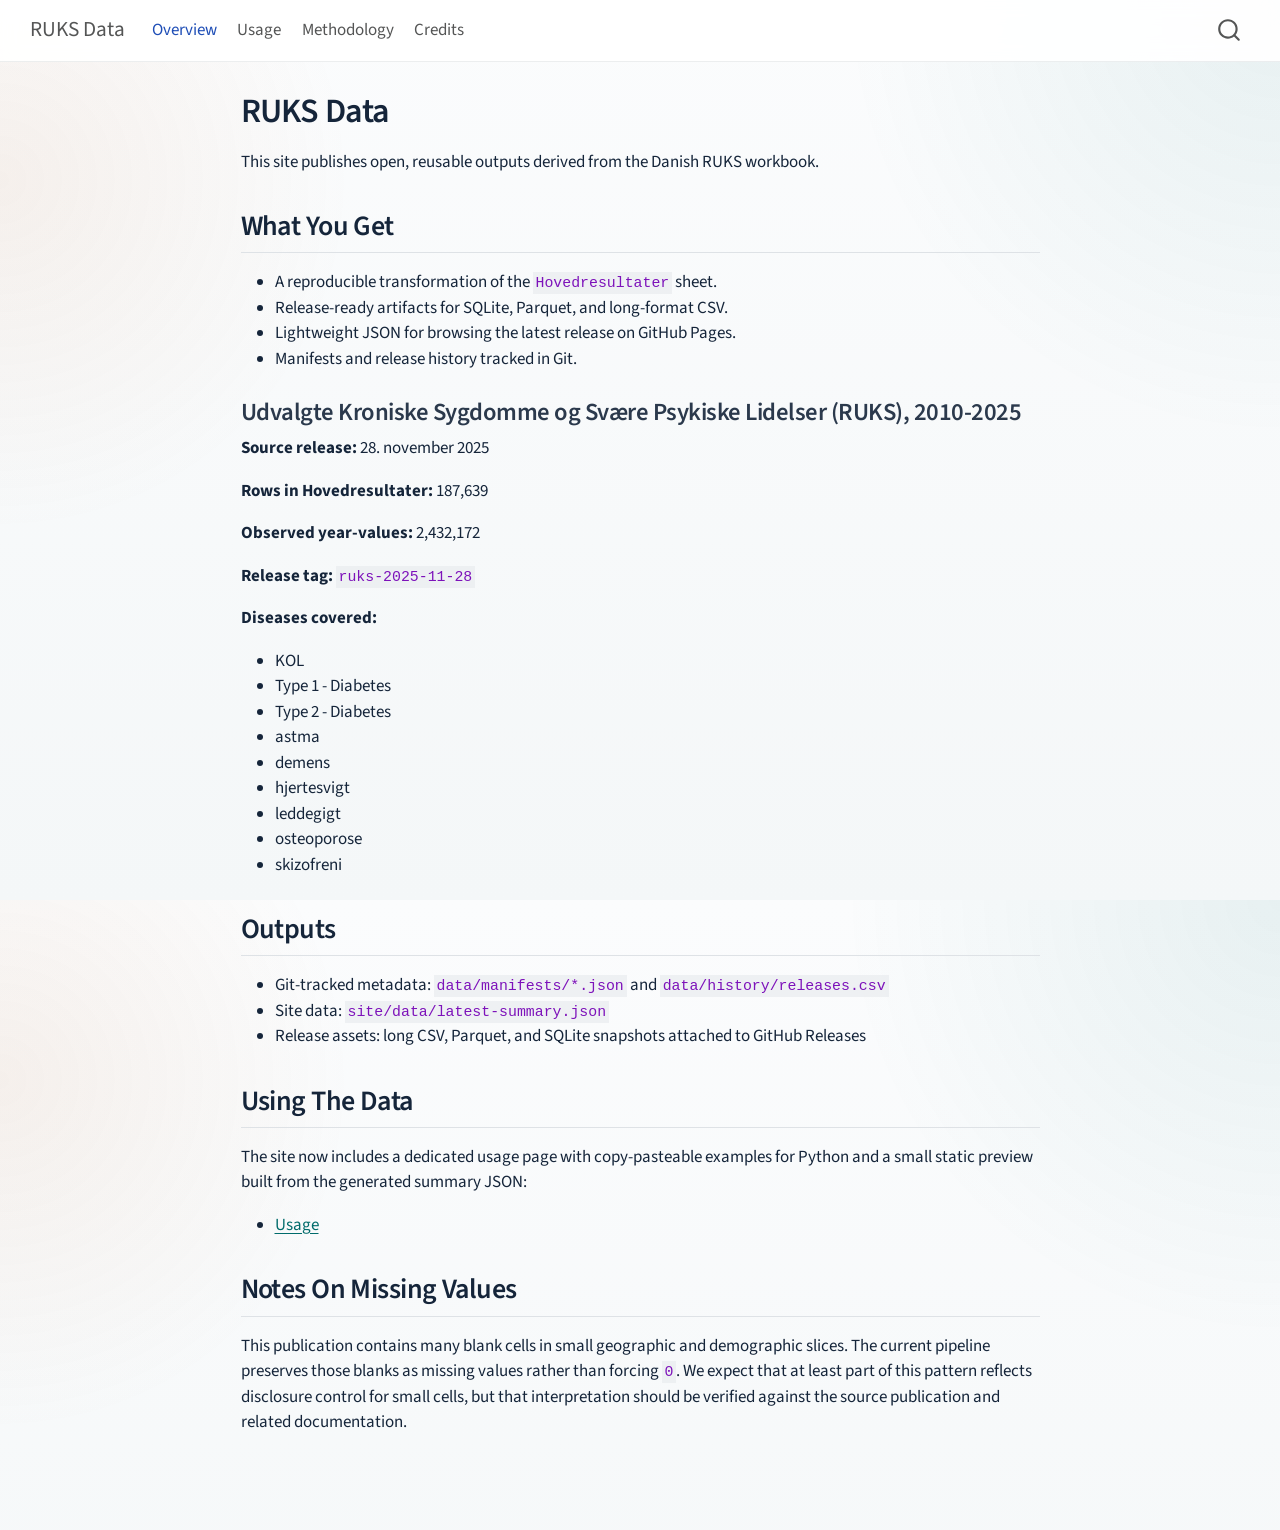
<file: docs/index.html>
<!DOCTYPE html>
<html xmlns="http://www.w3.org/1999/xhtml" lang="en" xml:lang="en"><head>

<meta charset="utf-8">
<meta name="generator" content="quarto-1.9.37">

<meta name="viewport" content="width=device-width, initial-scale=1.0, user-scalable=yes">


<title>RUKS Data</title>
<style>
/* Default styles provided by pandoc.
** See https://pandoc.org/MANUAL.html#variables-for-html for config info.
*/
code{white-space: pre-wrap;}
span.smallcaps{font-variant: small-caps;}
div.columns{display: flex; gap: min(4vw, 1.5em);}
div.column{flex: auto; overflow-x: auto;}
div.hanging-indent{margin-left: 1.5em; text-indent: -1.5em;}
ul.task-list{list-style: none;}
ul.task-list li input[type="checkbox"] {
  width: 0.8em;
  margin: 0 0.8em 0.2em -1em; /* quarto-specific, see https://github.com/quarto-dev/quarto-cli/issues/4556 */ 
  vertical-align: middle;
}
</style>


<script src="site_libs/quarto-nav/quarto-nav.js"></script>
<script src="site_libs/quarto-nav/headroom.min.js"></script>
<script src="site_libs/clipboard/clipboard.min.js"></script>
<script src="site_libs/quarto-search/autocomplete.umd.js"></script>
<script src="site_libs/quarto-search/fuse.min.js"></script>
<script src="site_libs/quarto-search/quarto-search.js"></script>
<meta name="quarto:offset" content="./">
<script src="site_libs/quarto-html/quarto.js" type="module"></script>
<script src="site_libs/quarto-html/tabsets/tabsets.js" type="module"></script>
<script src="site_libs/quarto-html/popper.min.js"></script>
<script src="site_libs/quarto-html/tippy.umd.min.js"></script>
<script src="site_libs/quarto-html/anchor.min.js"></script>
<link href="site_libs/quarto-html/tippy.css" rel="stylesheet">
<link href="site_libs/quarto-html/quarto-syntax-highlighting-7f8f88aac4f3542376d5c11b86a4c14d.css" rel="stylesheet" id="quarto-text-highlighting-styles">
<script src="site_libs/bootstrap/bootstrap.min.js"></script>
<link href="site_libs/bootstrap/bootstrap-icons.css" rel="stylesheet">
<link href="site_libs/bootstrap/bootstrap-4897d45d2f75ed4f519693be625836c5.min.css" rel="stylesheet" append-hash="true" id="quarto-bootstrap" data-mode="light">
<script id="quarto-search-options" type="application/json">{
  "location": "navbar",
  "copy-button": false,
  "collapse-after": 3,
  "panel-placement": "end",
  "type": "overlay",
  "limit": 50,
  "keyboard-shortcut": [
    "f",
    "/",
    "s"
  ],
  "show-item-context": false,
  "language": {
    "search-no-results-text": "No results",
    "search-matching-documents-text": "matching documents",
    "search-copy-link-title": "Copy link to search",
    "search-hide-matches-text": "Hide additional matches",
    "search-more-match-text": "more match in this document",
    "search-more-matches-text": "more matches in this document",
    "search-clear-button-title": "Clear",
    "search-text-placeholder": "",
    "search-detached-cancel-button-title": "Cancel",
    "search-submit-button-title": "Submit",
    "search-label": "Search"
  }
}</script>


<link rel="stylesheet" href="styles.css">
</head>

<body class="nav-fixed fullcontent quarto-light">

<div id="quarto-search-results"></div>
  <header id="quarto-header" class="headroom fixed-top">
    <nav class="navbar navbar-expand-lg " data-bs-theme="dark">
      <div class="navbar-container container-fluid">
      <div class="navbar-brand-container mx-auto">
    <a class="navbar-brand" href="./index.html">
    <span class="navbar-title">RUKS Data</span>
    </a>
  </div>
            <div id="quarto-search" class="" title="Search"></div>
          <button class="navbar-toggler" type="button" data-bs-toggle="collapse" data-bs-target="#navbarCollapse" aria-controls="navbarCollapse" role="menu" aria-expanded="false" aria-label="Toggle navigation" onclick="if (window.quartoToggleHeadroom) { window.quartoToggleHeadroom(); }">
  <span class="navbar-toggler-icon"></span>
</button>
          <div class="collapse navbar-collapse" id="navbarCollapse">
            <ul class="navbar-nav navbar-nav-scroll me-auto">
  <li class="nav-item">
    <a class="nav-link active" href="./index.html" aria-current="page"> 
<span class="menu-text">Overview</span></a>
  </li>  
  <li class="nav-item">
    <a class="nav-link" href="./usage.html"> 
<span class="menu-text">Usage</span></a>
  </li>  
  <li class="nav-item">
    <a class="nav-link" href="./methodology.html"> 
<span class="menu-text">Methodology</span></a>
  </li>  
  <li class="nav-item">
    <a class="nav-link" href="./credits.html"> 
<span class="menu-text">Credits</span></a>
  </li>  
</ul>
          </div> <!-- /navcollapse -->
            <div class="quarto-navbar-tools">
</div>
      </div> <!-- /container-fluid -->
    </nav>
</header>
<!-- content -->
<div id="quarto-content" class="quarto-container page-columns page-rows-contents page-layout-article page-navbar">
<!-- sidebar -->
<!-- margin-sidebar -->
    
<!-- main -->
<main class="content" id="quarto-document-content">

<header id="title-block-header" class="quarto-title-block default">
<div class="quarto-title">
<h1 class="title">RUKS Data</h1>
</div>



<div class="quarto-title-meta">

    
  
    
  </div>
  


</header>


<p>This site publishes open, reusable outputs derived from the Danish RUKS workbook.</p>
<section id="what-you-get" class="level2">
<h2 class="anchored" data-anchor-id="what-you-get">What You Get</h2>
<ul>
<li>A reproducible transformation of the <code>Hovedresultater</code> sheet.</li>
<li>Release-ready artifacts for SQLite, Parquet, and long-format CSV.</li>
<li>Lightweight JSON for browsing the latest release on GitHub Pages.</li>
<li>Manifests and release history tracked in Git.</li>
</ul>
</section>
<section id="latest-release" class="level2">
<h2 class="anchored" data-anchor-id="latest-release">Latest Release</h2>
<p>The summary below is filled from the generated <code>site/data/latest-summary.json</code> file after the update workflow runs.</p>
<div id="latest-release" class="summary-card">
<p>
Run the workflow once to populate the latest-release panel.
</p>
</div>
</section>
<section id="outputs" class="level2">
<h2 class="anchored" data-anchor-id="outputs">Outputs</h2>
<ul>
<li>Git-tracked metadata: <code>data/manifests/*.json</code> and <code>data/history/releases.csv</code></li>
<li>Site data: <code>site/data/latest-summary.json</code></li>
<li>Release assets: long CSV, Parquet, and SQLite snapshots attached to GitHub Releases</li>
</ul>
</section>
<section id="using-the-data" class="level2">
<h2 class="anchored" data-anchor-id="using-the-data">Using The Data</h2>
<p>The site now includes a dedicated usage page with copy-pasteable examples for Python and a small static preview built from the generated summary JSON:</p>
<ul>
<li><a href="./usage.html">Usage</a></li>
</ul>
</section>
<section id="notes-on-missing-values" class="level2">
<h2 class="anchored" data-anchor-id="notes-on-missing-values">Notes On Missing Values</h2>
<p>This publication contains many blank cells in small geographic and demographic slices. The current pipeline preserves those blanks as missing values rather than forcing <code>0</code>. We expect that at least part of this pattern reflects disclosure control for small cells, but that interpretation should be verified against the source publication and related documentation.</p>
<script>
async function renderLatestRelease() {
  const target = document.getElementById("latest-release");
  try {
    const response = await fetch("site/data/latest-summary.json");
    if (!response.ok) {
      throw new Error("No generated summary yet");
    }
    const data = await response.json();
    const diseaseItems = data.diseases.map((disease) => `<li>${disease}</li>`).join("");
    target.innerHTML = `
      <h3>${data.workbook_title}</h3>
      <p><strong>Source release:</strong> ${data.source_release_date}</p>
      <p><strong>Rows in Hovedresultater:</strong> ${data.source_row_count.toLocaleString()}</p>
      <p><strong>Observed year-values:</strong> ${data.observation_count.toLocaleString()}</p>
      <p><strong>Release tag:</strong> <code>${data.release_tag}</code></p>
      <p><strong>Diseases covered:</strong></p>
      <ul>${diseaseItems}</ul>
    `;
  } catch (error) {
    target.innerHTML = "<p>Latest generated summary is not available yet.</p>";
  }
}

renderLatestRelease();
</script>


</section>

</main> <!-- /main -->
<script id="quarto-html-after-body" type="application/javascript">
  window.document.addEventListener("DOMContentLoaded", function (event) {
    const icon = "";
    const anchorJS = new window.AnchorJS();
    anchorJS.options = {
      placement: 'right',
      icon: icon
    };
    anchorJS.add('.anchored');
    const isCodeAnnotation = (el) => {
      for (const clz of el.classList) {
        if (clz.startsWith('code-annotation-')) {                     
          return true;
        }
      }
      return false;
    }
    const onCopySuccess = function(e) {
      // button target
      const button = e.trigger;
      // don't keep focus
      button.blur();
      // flash "checked"
      button.classList.add('code-copy-button-checked');
      var currentTitle = button.getAttribute("title");
      button.setAttribute("title", "Copied!");
      let tooltip;
      if (window.bootstrap) {
        button.setAttribute("data-bs-toggle", "tooltip");
        button.setAttribute("data-bs-placement", "left");
        button.setAttribute("data-bs-title", "Copied!");
        tooltip = new bootstrap.Tooltip(button, 
          { trigger: "manual", 
            customClass: "code-copy-button-tooltip",
            offset: [0, -8]});
        tooltip.show();    
      }
      setTimeout(function() {
        if (tooltip) {
          tooltip.hide();
          button.removeAttribute("data-bs-title");
          button.removeAttribute("data-bs-toggle");
          button.removeAttribute("data-bs-placement");
        }
        button.setAttribute("title", currentTitle);
        button.classList.remove('code-copy-button-checked');
      }, 1000);
      // clear code selection
      e.clearSelection();
    }
    const getTextToCopy = function(trigger) {
      const outerScaffold = trigger.parentElement.cloneNode(true);
      const codeEl = outerScaffold.querySelector('code');
      for (const childEl of codeEl.children) {
        if (isCodeAnnotation(childEl)) {
          childEl.remove();
        }
      }
      return codeEl.innerText;
    }
    const clipboard = new window.ClipboardJS('.code-copy-button:not([data-in-quarto-modal])', {
      text: getTextToCopy
    });
    clipboard.on('success', onCopySuccess);
    if (window.document.getElementById('quarto-embedded-source-code-modal')) {
      const clipboardModal = new window.ClipboardJS('.code-copy-button[data-in-quarto-modal]', {
        text: getTextToCopy,
        container: window.document.getElementById('quarto-embedded-source-code-modal')
      });
      clipboardModal.on('success', onCopySuccess);
    }
      var localhostRegex = new RegExp(/^(?:http|https):\/\/localhost\:?[0-9]*\//);
      var mailtoRegex = new RegExp(/^mailto:/);
        var filterRegex = new RegExp('/' + window.location.host + '/');
      var isInternal = (href) => {
          return filterRegex.test(href) || localhostRegex.test(href) || mailtoRegex.test(href);
      }
      // Inspect non-navigation links and adorn them if external
     var links = window.document.querySelectorAll('a[href]:not(.nav-link):not(.navbar-brand):not(.toc-action):not(.sidebar-link):not(.sidebar-item-toggle):not(.pagination-link):not(.no-external):not([aria-hidden]):not(.dropdown-item):not(.quarto-navigation-tool):not(.about-link)');
      for (var i=0; i<links.length; i++) {
        const link = links[i];
        if (!isInternal(link.href)) {
          // undo the damage that might have been done by quarto-nav.js in the case of
          // links that we want to consider external
          if (link.dataset.originalHref !== undefined) {
            link.href = link.dataset.originalHref;
          }
        }
      }
    function tippyHover(el, contentFn, onTriggerFn, onUntriggerFn) {
      const config = {
        allowHTML: true,
        maxWidth: 500,
        delay: 100,
        arrow: false,
        appendTo: function(el) {
            return el.parentElement;
        },
        interactive: true,
        interactiveBorder: 10,
        theme: 'quarto',
        placement: 'bottom-start',
      };
      if (contentFn) {
        config.content = contentFn;
      }
      if (onTriggerFn) {
        config.onTrigger = onTriggerFn;
      }
      if (onUntriggerFn) {
        config.onUntrigger = onUntriggerFn;
      }
      window.tippy(el, config); 
    }
    const noterefs = window.document.querySelectorAll('a[role="doc-noteref"]');
    for (var i=0; i<noterefs.length; i++) {
      const ref = noterefs[i];
      tippyHover(ref, function() {
        // use id or data attribute instead here
        let href = ref.getAttribute('data-footnote-href') || ref.getAttribute('href');
        try { href = new URL(href).hash; } catch {}
        const id = href.replace(/^#\/?/, "");
        const note = window.document.getElementById(id);
        if (note) {
          return note.innerHTML;
        } else {
          return "";
        }
      });
    }
    const xrefs = window.document.querySelectorAll('a.quarto-xref');
    const processXRef = (id, note) => {
      // Strip column container classes
      const stripColumnClz = (el) => {
        el.classList.remove("page-full", "page-columns");
        if (el.children) {
          for (const child of el.children) {
            stripColumnClz(child);
          }
        }
      }
      stripColumnClz(note)
      if (id === null || id.startsWith('sec-')) {
        // Special case sections, only their first couple elements
        const container = document.createElement("div");
        if (note.children && note.children.length > 2) {
          container.appendChild(note.children[0].cloneNode(true));
          for (let i = 1; i < note.children.length; i++) {
            const child = note.children[i];
            if (child.tagName === "P" && child.innerText === "") {
              continue;
            } else {
              container.appendChild(child.cloneNode(true));
              break;
            }
          }
          if (window.Quarto?.typesetMath) {
            window.Quarto.typesetMath(container);
          }
          return container.innerHTML
        } else {
          if (window.Quarto?.typesetMath) {
            window.Quarto.typesetMath(note);
          }
          return note.innerHTML;
        }
      } else {
        // Remove any anchor links if they are present
        const anchorLink = note.querySelector('a.anchorjs-link');
        if (anchorLink) {
          anchorLink.remove();
        }
        if (window.Quarto?.typesetMath) {
          window.Quarto.typesetMath(note);
        }
        if (note.classList.contains("callout")) {
          return note.outerHTML;
        } else {
          return note.innerHTML;
        }
      }
    }
    for (var i=0; i<xrefs.length; i++) {
      const xref = xrefs[i];
      tippyHover(xref, undefined, function(instance) {
        instance.disable();
        let url = xref.getAttribute('href');
        let hash = undefined; 
        if (url.startsWith('#')) {
          hash = url;
        } else {
          try { hash = new URL(url).hash; } catch {}
        }
        if (hash) {
          const id = hash.replace(/^#\/?/, "");
          const note = window.document.getElementById(id);
          if (note !== null) {
            try {
              const html = processXRef(id, note.cloneNode(true));
              instance.setContent(html);
            } finally {
              instance.enable();
              instance.show();
            }
          } else {
            // See if we can fetch this
            fetch(url.split('#')[0])
            .then(res => res.text())
            .then(html => {
              const parser = new DOMParser();
              const htmlDoc = parser.parseFromString(html, "text/html");
              const note = htmlDoc.getElementById(id);
              if (note !== null) {
                const html = processXRef(id, note);
                instance.setContent(html);
              } 
            }).finally(() => {
              instance.enable();
              instance.show();
            });
          }
        } else {
          // See if we can fetch a full url (with no hash to target)
          // This is a special case and we should probably do some content thinning / targeting
          fetch(url)
          .then(res => res.text())
          .then(html => {
            const parser = new DOMParser();
            const htmlDoc = parser.parseFromString(html, "text/html");
            const note = htmlDoc.querySelector('main.content');
            if (note !== null) {
              // This should only happen for chapter cross references
              // (since there is no id in the URL)
              // remove the first header
              if (note.children.length > 0 && note.children[0].tagName === "HEADER") {
                note.children[0].remove();
              }
              const html = processXRef(null, note);
              instance.setContent(html);
            } 
          }).finally(() => {
            instance.enable();
            instance.show();
          });
        }
      }, function(instance) {
      });
    }
        let selectedAnnoteEl;
        const selectorForAnnotation = ( cell, annotation) => {
          let cellAttr = 'data-code-cell="' + cell + '"';
          let lineAttr = 'data-code-annotation="' +  annotation + '"';
          const selector = 'span[' + cellAttr + '][' + lineAttr + ']';
          return selector;
        }
        const selectCodeLines = (annoteEl) => {
          const doc = window.document;
          const targetCell = annoteEl.getAttribute("data-target-cell");
          const targetAnnotation = annoteEl.getAttribute("data-target-annotation");
          const annoteSpan = window.document.querySelector(selectorForAnnotation(targetCell, targetAnnotation));
          const lines = annoteSpan.getAttribute("data-code-lines").split(",");
          const lineIds = lines.map((line) => {
            return targetCell + "-" + line;
          })
          let top = null;
          let height = null;
          let parent = null;
          if (lineIds.length > 0) {
              //compute the position of the single el (top and bottom and make a div)
              const el = window.document.getElementById(lineIds[0]);
              top = el.offsetTop;
              height = el.offsetHeight;
              parent = el.parentElement.parentElement;
            if (lineIds.length > 1) {
              const lastEl = window.document.getElementById(lineIds[lineIds.length - 1]);
              const bottom = lastEl.offsetTop + lastEl.offsetHeight;
              height = bottom - top;
            }
            if (top !== null && height !== null && parent !== null) {
              // cook up a div (if necessary) and position it 
              let div = window.document.getElementById("code-annotation-line-highlight");
              if (div === null) {
                div = window.document.createElement("div");
                div.setAttribute("id", "code-annotation-line-highlight");
                div.style.position = 'absolute';
                parent.appendChild(div);
              }
              div.style.top = top - 2 + "px";
              div.style.height = height + 4 + "px";
              div.style.left = 0;
              let gutterDiv = window.document.getElementById("code-annotation-line-highlight-gutter");
              if (gutterDiv === null) {
                gutterDiv = window.document.createElement("div");
                gutterDiv.setAttribute("id", "code-annotation-line-highlight-gutter");
                gutterDiv.style.position = 'absolute';
                const codeCell = window.document.getElementById(targetCell);
                const gutter = codeCell.querySelector('.code-annotation-gutter');
                gutter.appendChild(gutterDiv);
              }
              gutterDiv.style.top = top - 2 + "px";
              gutterDiv.style.height = height + 4 + "px";
            }
            selectedAnnoteEl = annoteEl;
          }
        };
        const unselectCodeLines = () => {
          const elementsIds = ["code-annotation-line-highlight", "code-annotation-line-highlight-gutter"];
          elementsIds.forEach((elId) => {
            const div = window.document.getElementById(elId);
            if (div) {
              div.remove();
            }
          });
          selectedAnnoteEl = undefined;
        };
          // Handle positioning of the toggle
      window.addEventListener(
        "resize",
        throttle(() => {
          elRect = undefined;
          if (selectedAnnoteEl) {
            selectCodeLines(selectedAnnoteEl);
          }
        }, 10)
      );
      function throttle(fn, ms) {
      let throttle = false;
      let timer;
        return (...args) => {
          if(!throttle) { // first call gets through
              fn.apply(this, args);
              throttle = true;
          } else { // all the others get throttled
              if(timer) clearTimeout(timer); // cancel #2
              timer = setTimeout(() => {
                fn.apply(this, args);
                timer = throttle = false;
              }, ms);
          }
        };
      }
        // Attach click handler to the DT
        const annoteDls = window.document.querySelectorAll('dt[data-target-cell]');
        for (const annoteDlNode of annoteDls) {
          annoteDlNode.addEventListener('click', (event) => {
            const clickedEl = event.target;
            if (clickedEl !== selectedAnnoteEl) {
              unselectCodeLines();
              const activeEl = window.document.querySelector('dt[data-target-cell].code-annotation-active');
              if (activeEl) {
                activeEl.classList.remove('code-annotation-active');
              }
              selectCodeLines(clickedEl);
              clickedEl.classList.add('code-annotation-active');
            } else {
              // Unselect the line
              unselectCodeLines();
              clickedEl.classList.remove('code-annotation-active');
            }
          });
        }
    const findCites = (el) => {
      const parentEl = el.parentElement;
      if (parentEl) {
        const cites = parentEl.dataset.cites;
        if (cites) {
          return {
            el,
            cites: cites.split(' ')
          };
        } else {
          return findCites(el.parentElement)
        }
      } else {
        return undefined;
      }
    };
    var bibliorefs = window.document.querySelectorAll('a[role="doc-biblioref"]');
    for (var i=0; i<bibliorefs.length; i++) {
      const ref = bibliorefs[i];
      const citeInfo = findCites(ref);
      if (citeInfo) {
        tippyHover(citeInfo.el, function() {
          var popup = window.document.createElement('div');
          citeInfo.cites.forEach(function(cite) {
            var citeDiv = window.document.createElement('div');
            citeDiv.classList.add('hanging-indent');
            citeDiv.classList.add('csl-entry');
            var biblioDiv = window.document.getElementById('ref-' + cite);
            if (biblioDiv) {
              citeDiv.innerHTML = biblioDiv.innerHTML;
            }
            popup.appendChild(citeDiv);
          });
          return popup.innerHTML;
        });
      }
    }
  });
  </script>
</div> <!-- /content -->




</body></html>
</file>
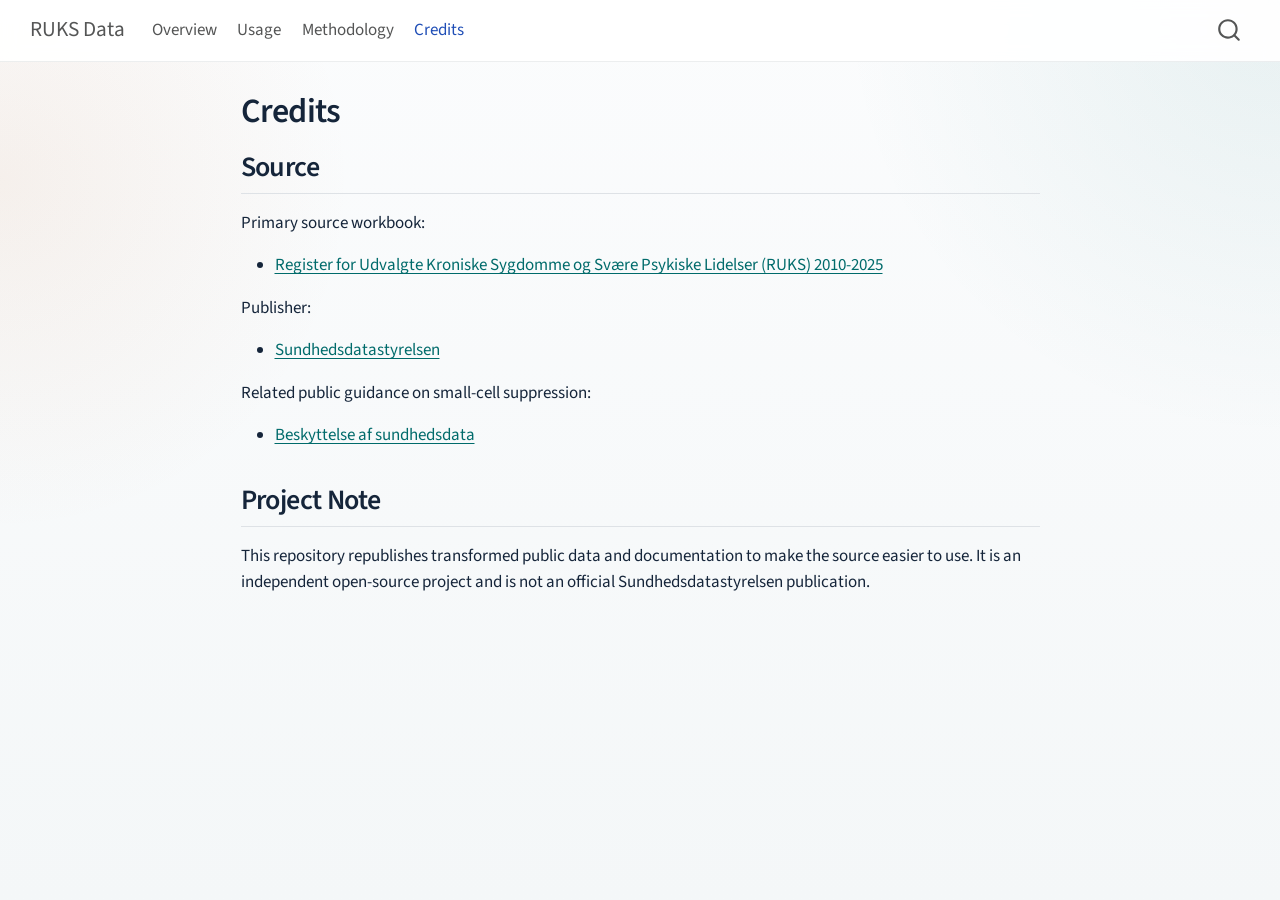
<file: docs/credits.html>
<!DOCTYPE html>
<html xmlns="http://www.w3.org/1999/xhtml" lang="en" xml:lang="en"><head>

<meta charset="utf-8">
<meta name="generator" content="quarto-1.9.37">

<meta name="viewport" content="width=device-width, initial-scale=1.0, user-scalable=yes">


<title>Credits – RUKS Data</title>
<style>
/* Default styles provided by pandoc.
** See https://pandoc.org/MANUAL.html#variables-for-html for config info.
*/
code{white-space: pre-wrap;}
span.smallcaps{font-variant: small-caps;}
div.columns{display: flex; gap: min(4vw, 1.5em);}
div.column{flex: auto; overflow-x: auto;}
div.hanging-indent{margin-left: 1.5em; text-indent: -1.5em;}
ul.task-list{list-style: none;}
ul.task-list li input[type="checkbox"] {
  width: 0.8em;
  margin: 0 0.8em 0.2em -1em; /* quarto-specific, see https://github.com/quarto-dev/quarto-cli/issues/4556 */ 
  vertical-align: middle;
}
</style>


<script src="site_libs/quarto-nav/quarto-nav.js"></script>
<script src="site_libs/quarto-nav/headroom.min.js"></script>
<script src="site_libs/clipboard/clipboard.min.js"></script>
<script src="site_libs/quarto-search/autocomplete.umd.js"></script>
<script src="site_libs/quarto-search/fuse.min.js"></script>
<script src="site_libs/quarto-search/quarto-search.js"></script>
<meta name="quarto:offset" content="./">
<script src="site_libs/quarto-html/quarto.js" type="module"></script>
<script src="site_libs/quarto-html/tabsets/tabsets.js" type="module"></script>
<script src="site_libs/quarto-html/popper.min.js"></script>
<script src="site_libs/quarto-html/tippy.umd.min.js"></script>
<script src="site_libs/quarto-html/anchor.min.js"></script>
<link href="site_libs/quarto-html/tippy.css" rel="stylesheet">
<link href="site_libs/quarto-html/quarto-syntax-highlighting-7f8f88aac4f3542376d5c11b86a4c14d.css" rel="stylesheet" id="quarto-text-highlighting-styles">
<script src="site_libs/bootstrap/bootstrap.min.js"></script>
<link href="site_libs/bootstrap/bootstrap-icons.css" rel="stylesheet">
<link href="site_libs/bootstrap/bootstrap-4897d45d2f75ed4f519693be625836c5.min.css" rel="stylesheet" append-hash="true" id="quarto-bootstrap" data-mode="light">
<script id="quarto-search-options" type="application/json">{
  "location": "navbar",
  "copy-button": false,
  "collapse-after": 3,
  "panel-placement": "end",
  "type": "overlay",
  "limit": 50,
  "keyboard-shortcut": [
    "f",
    "/",
    "s"
  ],
  "show-item-context": false,
  "language": {
    "search-no-results-text": "No results",
    "search-matching-documents-text": "matching documents",
    "search-copy-link-title": "Copy link to search",
    "search-hide-matches-text": "Hide additional matches",
    "search-more-match-text": "more match in this document",
    "search-more-matches-text": "more matches in this document",
    "search-clear-button-title": "Clear",
    "search-text-placeholder": "",
    "search-detached-cancel-button-title": "Cancel",
    "search-submit-button-title": "Submit",
    "search-label": "Search"
  }
}</script>


<link rel="stylesheet" href="styles.css">
</head>

<body class="nav-fixed fullcontent quarto-light">

<div id="quarto-search-results"></div>
  <header id="quarto-header" class="headroom fixed-top">
    <nav class="navbar navbar-expand-lg " data-bs-theme="dark">
      <div class="navbar-container container-fluid">
      <div class="navbar-brand-container mx-auto">
    <a class="navbar-brand" href="./index.html">
    <span class="navbar-title">RUKS Data</span>
    </a>
  </div>
            <div id="quarto-search" class="" title="Search"></div>
          <button class="navbar-toggler" type="button" data-bs-toggle="collapse" data-bs-target="#navbarCollapse" aria-controls="navbarCollapse" role="menu" aria-expanded="false" aria-label="Toggle navigation" onclick="if (window.quartoToggleHeadroom) { window.quartoToggleHeadroom(); }">
  <span class="navbar-toggler-icon"></span>
</button>
          <div class="collapse navbar-collapse" id="navbarCollapse">
            <ul class="navbar-nav navbar-nav-scroll me-auto">
  <li class="nav-item">
    <a class="nav-link" href="./index.html"> 
<span class="menu-text">Overview</span></a>
  </li>  
  <li class="nav-item">
    <a class="nav-link" href="./usage.html"> 
<span class="menu-text">Usage</span></a>
  </li>  
  <li class="nav-item">
    <a class="nav-link" href="./methodology.html"> 
<span class="menu-text">Methodology</span></a>
  </li>  
  <li class="nav-item">
    <a class="nav-link active" href="./credits.html" aria-current="page"> 
<span class="menu-text">Credits</span></a>
  </li>  
</ul>
          </div> <!-- /navcollapse -->
            <div class="quarto-navbar-tools">
</div>
      </div> <!-- /container-fluid -->
    </nav>
</header>
<!-- content -->
<div id="quarto-content" class="quarto-container page-columns page-rows-contents page-layout-article page-navbar">
<!-- sidebar -->
<!-- margin-sidebar -->
    
<!-- main -->
<main class="content" id="quarto-document-content">

<header id="title-block-header" class="quarto-title-block default">
<div class="quarto-title">
<h1 class="title">Credits</h1>
</div>



<div class="quarto-title-meta">

    
  
    
  </div>
  


</header>


<section id="source" class="level2">
<h2 class="anchored" data-anchor-id="source">Source</h2>
<p>Primary source workbook:</p>
<ul>
<li><a href="https://cdn1.gopublic.dk/sundhedsdatastyrelsen/Media/638999138200017589/Register%20for%20Udvalgte%20Kroniske%20Sygdomme%20og%20Sv%C3%A6re%20Psykiske%20Lidelser%20(RUKS)%202010-2025%20(udgivet%2028.%20november%202025).XLSX">Register for Udvalgte Kroniske Sygdomme og Svære Psykiske Lidelser (RUKS) 2010-2025</a></li>
</ul>
<p>Publisher:</p>
<ul>
<li><a href="https://sundhedsdatastyrelsen.dk">Sundhedsdatastyrelsen</a></li>
</ul>
<p>Related public guidance on small-cell suppression:</p>
<ul>
<li><a href="https://sundhedsdatastyrelsen.dk/borger/om-sundhedsdata/beskyttelse-af-sundhedsdata">Beskyttelse af sundhedsdata</a></li>
</ul>
</section>
<section id="project-note" class="level2">
<h2 class="anchored" data-anchor-id="project-note">Project Note</h2>
<p>This repository republishes transformed public data and documentation to make the source easier to use. It is an independent open-source project and is not an official Sundhedsdatastyrelsen publication.</p>


</section>

</main> <!-- /main -->
<script id="quarto-html-after-body" type="application/javascript">
  window.document.addEventListener("DOMContentLoaded", function (event) {
    const icon = "";
    const anchorJS = new window.AnchorJS();
    anchorJS.options = {
      placement: 'right',
      icon: icon
    };
    anchorJS.add('.anchored');
    const isCodeAnnotation = (el) => {
      for (const clz of el.classList) {
        if (clz.startsWith('code-annotation-')) {                     
          return true;
        }
      }
      return false;
    }
    const onCopySuccess = function(e) {
      // button target
      const button = e.trigger;
      // don't keep focus
      button.blur();
      // flash "checked"
      button.classList.add('code-copy-button-checked');
      var currentTitle = button.getAttribute("title");
      button.setAttribute("title", "Copied!");
      let tooltip;
      if (window.bootstrap) {
        button.setAttribute("data-bs-toggle", "tooltip");
        button.setAttribute("data-bs-placement", "left");
        button.setAttribute("data-bs-title", "Copied!");
        tooltip = new bootstrap.Tooltip(button, 
          { trigger: "manual", 
            customClass: "code-copy-button-tooltip",
            offset: [0, -8]});
        tooltip.show();    
      }
      setTimeout(function() {
        if (tooltip) {
          tooltip.hide();
          button.removeAttribute("data-bs-title");
          button.removeAttribute("data-bs-toggle");
          button.removeAttribute("data-bs-placement");
        }
        button.setAttribute("title", currentTitle);
        button.classList.remove('code-copy-button-checked');
      }, 1000);
      // clear code selection
      e.clearSelection();
    }
    const getTextToCopy = function(trigger) {
      const outerScaffold = trigger.parentElement.cloneNode(true);
      const codeEl = outerScaffold.querySelector('code');
      for (const childEl of codeEl.children) {
        if (isCodeAnnotation(childEl)) {
          childEl.remove();
        }
      }
      return codeEl.innerText;
    }
    const clipboard = new window.ClipboardJS('.code-copy-button:not([data-in-quarto-modal])', {
      text: getTextToCopy
    });
    clipboard.on('success', onCopySuccess);
    if (window.document.getElementById('quarto-embedded-source-code-modal')) {
      const clipboardModal = new window.ClipboardJS('.code-copy-button[data-in-quarto-modal]', {
        text: getTextToCopy,
        container: window.document.getElementById('quarto-embedded-source-code-modal')
      });
      clipboardModal.on('success', onCopySuccess);
    }
      var localhostRegex = new RegExp(/^(?:http|https):\/\/localhost\:?[0-9]*\//);
      var mailtoRegex = new RegExp(/^mailto:/);
        var filterRegex = new RegExp('/' + window.location.host + '/');
      var isInternal = (href) => {
          return filterRegex.test(href) || localhostRegex.test(href) || mailtoRegex.test(href);
      }
      // Inspect non-navigation links and adorn them if external
     var links = window.document.querySelectorAll('a[href]:not(.nav-link):not(.navbar-brand):not(.toc-action):not(.sidebar-link):not(.sidebar-item-toggle):not(.pagination-link):not(.no-external):not([aria-hidden]):not(.dropdown-item):not(.quarto-navigation-tool):not(.about-link)');
      for (var i=0; i<links.length; i++) {
        const link = links[i];
        if (!isInternal(link.href)) {
          // undo the damage that might have been done by quarto-nav.js in the case of
          // links that we want to consider external
          if (link.dataset.originalHref !== undefined) {
            link.href = link.dataset.originalHref;
          }
        }
      }
    function tippyHover(el, contentFn, onTriggerFn, onUntriggerFn) {
      const config = {
        allowHTML: true,
        maxWidth: 500,
        delay: 100,
        arrow: false,
        appendTo: function(el) {
            return el.parentElement;
        },
        interactive: true,
        interactiveBorder: 10,
        theme: 'quarto',
        placement: 'bottom-start',
      };
      if (contentFn) {
        config.content = contentFn;
      }
      if (onTriggerFn) {
        config.onTrigger = onTriggerFn;
      }
      if (onUntriggerFn) {
        config.onUntrigger = onUntriggerFn;
      }
      window.tippy(el, config); 
    }
    const noterefs = window.document.querySelectorAll('a[role="doc-noteref"]');
    for (var i=0; i<noterefs.length; i++) {
      const ref = noterefs[i];
      tippyHover(ref, function() {
        // use id or data attribute instead here
        let href = ref.getAttribute('data-footnote-href') || ref.getAttribute('href');
        try { href = new URL(href).hash; } catch {}
        const id = href.replace(/^#\/?/, "");
        const note = window.document.getElementById(id);
        if (note) {
          return note.innerHTML;
        } else {
          return "";
        }
      });
    }
    const xrefs = window.document.querySelectorAll('a.quarto-xref');
    const processXRef = (id, note) => {
      // Strip column container classes
      const stripColumnClz = (el) => {
        el.classList.remove("page-full", "page-columns");
        if (el.children) {
          for (const child of el.children) {
            stripColumnClz(child);
          }
        }
      }
      stripColumnClz(note)
      if (id === null || id.startsWith('sec-')) {
        // Special case sections, only their first couple elements
        const container = document.createElement("div");
        if (note.children && note.children.length > 2) {
          container.appendChild(note.children[0].cloneNode(true));
          for (let i = 1; i < note.children.length; i++) {
            const child = note.children[i];
            if (child.tagName === "P" && child.innerText === "") {
              continue;
            } else {
              container.appendChild(child.cloneNode(true));
              break;
            }
          }
          if (window.Quarto?.typesetMath) {
            window.Quarto.typesetMath(container);
          }
          return container.innerHTML
        } else {
          if (window.Quarto?.typesetMath) {
            window.Quarto.typesetMath(note);
          }
          return note.innerHTML;
        }
      } else {
        // Remove any anchor links if they are present
        const anchorLink = note.querySelector('a.anchorjs-link');
        if (anchorLink) {
          anchorLink.remove();
        }
        if (window.Quarto?.typesetMath) {
          window.Quarto.typesetMath(note);
        }
        if (note.classList.contains("callout")) {
          return note.outerHTML;
        } else {
          return note.innerHTML;
        }
      }
    }
    for (var i=0; i<xrefs.length; i++) {
      const xref = xrefs[i];
      tippyHover(xref, undefined, function(instance) {
        instance.disable();
        let url = xref.getAttribute('href');
        let hash = undefined; 
        if (url.startsWith('#')) {
          hash = url;
        } else {
          try { hash = new URL(url).hash; } catch {}
        }
        if (hash) {
          const id = hash.replace(/^#\/?/, "");
          const note = window.document.getElementById(id);
          if (note !== null) {
            try {
              const html = processXRef(id, note.cloneNode(true));
              instance.setContent(html);
            } finally {
              instance.enable();
              instance.show();
            }
          } else {
            // See if we can fetch this
            fetch(url.split('#')[0])
            .then(res => res.text())
            .then(html => {
              const parser = new DOMParser();
              const htmlDoc = parser.parseFromString(html, "text/html");
              const note = htmlDoc.getElementById(id);
              if (note !== null) {
                const html = processXRef(id, note);
                instance.setContent(html);
              } 
            }).finally(() => {
              instance.enable();
              instance.show();
            });
          }
        } else {
          // See if we can fetch a full url (with no hash to target)
          // This is a special case and we should probably do some content thinning / targeting
          fetch(url)
          .then(res => res.text())
          .then(html => {
            const parser = new DOMParser();
            const htmlDoc = parser.parseFromString(html, "text/html");
            const note = htmlDoc.querySelector('main.content');
            if (note !== null) {
              // This should only happen for chapter cross references
              // (since there is no id in the URL)
              // remove the first header
              if (note.children.length > 0 && note.children[0].tagName === "HEADER") {
                note.children[0].remove();
              }
              const html = processXRef(null, note);
              instance.setContent(html);
            } 
          }).finally(() => {
            instance.enable();
            instance.show();
          });
        }
      }, function(instance) {
      });
    }
        let selectedAnnoteEl;
        const selectorForAnnotation = ( cell, annotation) => {
          let cellAttr = 'data-code-cell="' + cell + '"';
          let lineAttr = 'data-code-annotation="' +  annotation + '"';
          const selector = 'span[' + cellAttr + '][' + lineAttr + ']';
          return selector;
        }
        const selectCodeLines = (annoteEl) => {
          const doc = window.document;
          const targetCell = annoteEl.getAttribute("data-target-cell");
          const targetAnnotation = annoteEl.getAttribute("data-target-annotation");
          const annoteSpan = window.document.querySelector(selectorForAnnotation(targetCell, targetAnnotation));
          const lines = annoteSpan.getAttribute("data-code-lines").split(",");
          const lineIds = lines.map((line) => {
            return targetCell + "-" + line;
          })
          let top = null;
          let height = null;
          let parent = null;
          if (lineIds.length > 0) {
              //compute the position of the single el (top and bottom and make a div)
              const el = window.document.getElementById(lineIds[0]);
              top = el.offsetTop;
              height = el.offsetHeight;
              parent = el.parentElement.parentElement;
            if (lineIds.length > 1) {
              const lastEl = window.document.getElementById(lineIds[lineIds.length - 1]);
              const bottom = lastEl.offsetTop + lastEl.offsetHeight;
              height = bottom - top;
            }
            if (top !== null && height !== null && parent !== null) {
              // cook up a div (if necessary) and position it 
              let div = window.document.getElementById("code-annotation-line-highlight");
              if (div === null) {
                div = window.document.createElement("div");
                div.setAttribute("id", "code-annotation-line-highlight");
                div.style.position = 'absolute';
                parent.appendChild(div);
              }
              div.style.top = top - 2 + "px";
              div.style.height = height + 4 + "px";
              div.style.left = 0;
              let gutterDiv = window.document.getElementById("code-annotation-line-highlight-gutter");
              if (gutterDiv === null) {
                gutterDiv = window.document.createElement("div");
                gutterDiv.setAttribute("id", "code-annotation-line-highlight-gutter");
                gutterDiv.style.position = 'absolute';
                const codeCell = window.document.getElementById(targetCell);
                const gutter = codeCell.querySelector('.code-annotation-gutter');
                gutter.appendChild(gutterDiv);
              }
              gutterDiv.style.top = top - 2 + "px";
              gutterDiv.style.height = height + 4 + "px";
            }
            selectedAnnoteEl = annoteEl;
          }
        };
        const unselectCodeLines = () => {
          const elementsIds = ["code-annotation-line-highlight", "code-annotation-line-highlight-gutter"];
          elementsIds.forEach((elId) => {
            const div = window.document.getElementById(elId);
            if (div) {
              div.remove();
            }
          });
          selectedAnnoteEl = undefined;
        };
          // Handle positioning of the toggle
      window.addEventListener(
        "resize",
        throttle(() => {
          elRect = undefined;
          if (selectedAnnoteEl) {
            selectCodeLines(selectedAnnoteEl);
          }
        }, 10)
      );
      function throttle(fn, ms) {
      let throttle = false;
      let timer;
        return (...args) => {
          if(!throttle) { // first call gets through
              fn.apply(this, args);
              throttle = true;
          } else { // all the others get throttled
              if(timer) clearTimeout(timer); // cancel #2
              timer = setTimeout(() => {
                fn.apply(this, args);
                timer = throttle = false;
              }, ms);
          }
        };
      }
        // Attach click handler to the DT
        const annoteDls = window.document.querySelectorAll('dt[data-target-cell]');
        for (const annoteDlNode of annoteDls) {
          annoteDlNode.addEventListener('click', (event) => {
            const clickedEl = event.target;
            if (clickedEl !== selectedAnnoteEl) {
              unselectCodeLines();
              const activeEl = window.document.querySelector('dt[data-target-cell].code-annotation-active');
              if (activeEl) {
                activeEl.classList.remove('code-annotation-active');
              }
              selectCodeLines(clickedEl);
              clickedEl.classList.add('code-annotation-active');
            } else {
              // Unselect the line
              unselectCodeLines();
              clickedEl.classList.remove('code-annotation-active');
            }
          });
        }
    const findCites = (el) => {
      const parentEl = el.parentElement;
      if (parentEl) {
        const cites = parentEl.dataset.cites;
        if (cites) {
          return {
            el,
            cites: cites.split(' ')
          };
        } else {
          return findCites(el.parentElement)
        }
      } else {
        return undefined;
      }
    };
    var bibliorefs = window.document.querySelectorAll('a[role="doc-biblioref"]');
    for (var i=0; i<bibliorefs.length; i++) {
      const ref = bibliorefs[i];
      const citeInfo = findCites(ref);
      if (citeInfo) {
        tippyHover(citeInfo.el, function() {
          var popup = window.document.createElement('div');
          citeInfo.cites.forEach(function(cite) {
            var citeDiv = window.document.createElement('div');
            citeDiv.classList.add('hanging-indent');
            citeDiv.classList.add('csl-entry');
            var biblioDiv = window.document.getElementById('ref-' + cite);
            if (biblioDiv) {
              citeDiv.innerHTML = biblioDiv.innerHTML;
            }
            popup.appendChild(citeDiv);
          });
          return popup.innerHTML;
        });
      }
    }
  });
  </script>
</div> <!-- /content -->




</body></html>
</file>
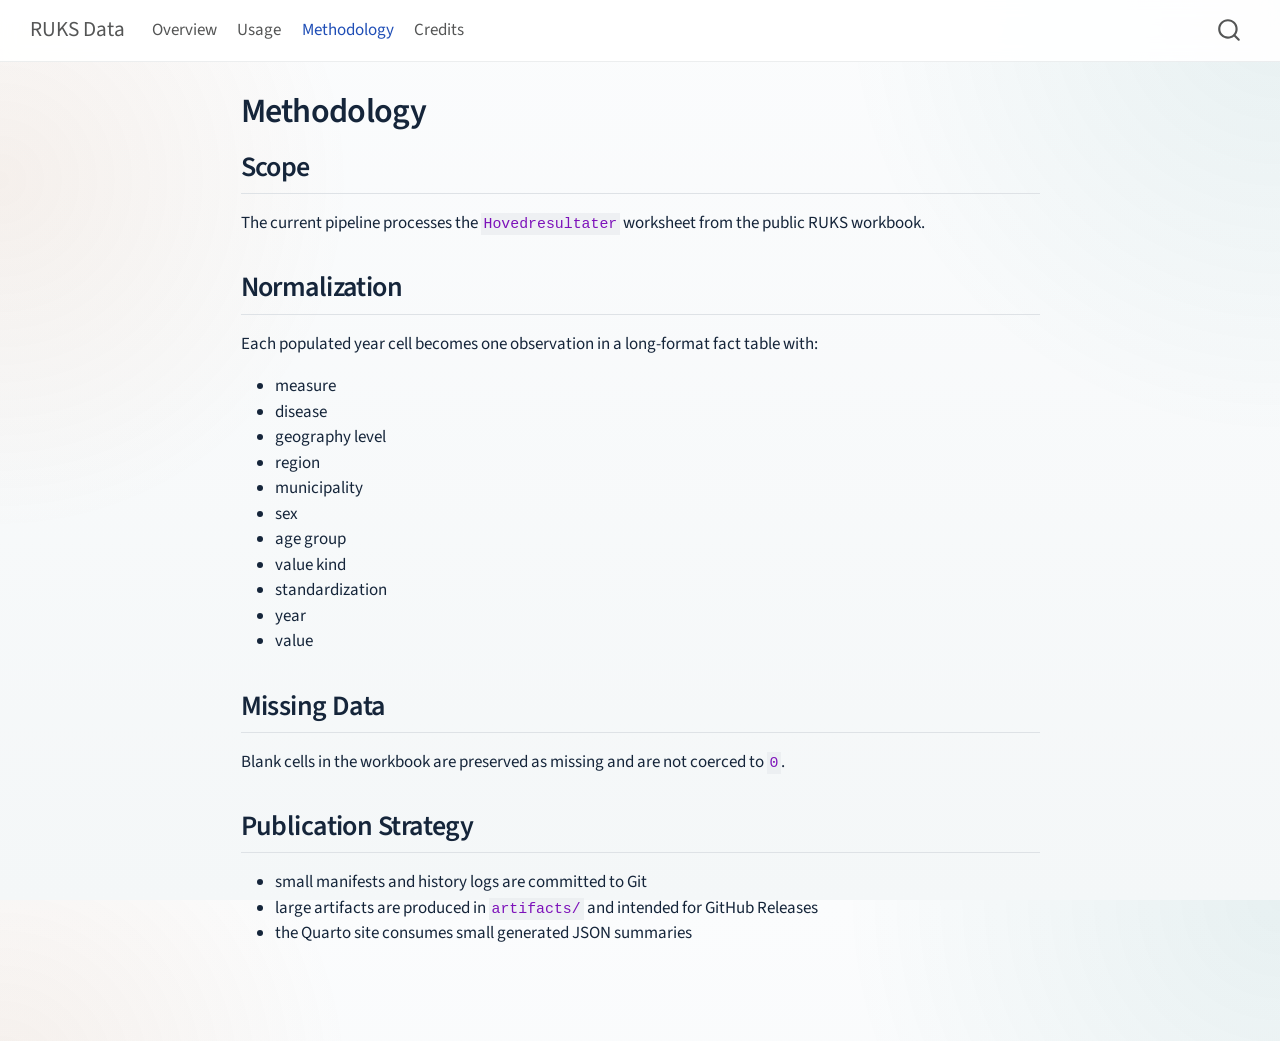
<file: docs/methodology.html>
<!DOCTYPE html>
<html xmlns="http://www.w3.org/1999/xhtml" lang="en" xml:lang="en"><head>

<meta charset="utf-8">
<meta name="generator" content="quarto-1.9.37">

<meta name="viewport" content="width=device-width, initial-scale=1.0, user-scalable=yes">


<title>Methodology – RUKS Data</title>
<style>
/* Default styles provided by pandoc.
** See https://pandoc.org/MANUAL.html#variables-for-html for config info.
*/
code{white-space: pre-wrap;}
span.smallcaps{font-variant: small-caps;}
div.columns{display: flex; gap: min(4vw, 1.5em);}
div.column{flex: auto; overflow-x: auto;}
div.hanging-indent{margin-left: 1.5em; text-indent: -1.5em;}
ul.task-list{list-style: none;}
ul.task-list li input[type="checkbox"] {
  width: 0.8em;
  margin: 0 0.8em 0.2em -1em; /* quarto-specific, see https://github.com/quarto-dev/quarto-cli/issues/4556 */ 
  vertical-align: middle;
}
</style>


<script src="site_libs/quarto-nav/quarto-nav.js"></script>
<script src="site_libs/quarto-nav/headroom.min.js"></script>
<script src="site_libs/clipboard/clipboard.min.js"></script>
<script src="site_libs/quarto-search/autocomplete.umd.js"></script>
<script src="site_libs/quarto-search/fuse.min.js"></script>
<script src="site_libs/quarto-search/quarto-search.js"></script>
<meta name="quarto:offset" content="./">
<script src="site_libs/quarto-html/quarto.js" type="module"></script>
<script src="site_libs/quarto-html/tabsets/tabsets.js" type="module"></script>
<script src="site_libs/quarto-html/popper.min.js"></script>
<script src="site_libs/quarto-html/tippy.umd.min.js"></script>
<script src="site_libs/quarto-html/anchor.min.js"></script>
<link href="site_libs/quarto-html/tippy.css" rel="stylesheet">
<link href="site_libs/quarto-html/quarto-syntax-highlighting-7f8f88aac4f3542376d5c11b86a4c14d.css" rel="stylesheet" id="quarto-text-highlighting-styles">
<script src="site_libs/bootstrap/bootstrap.min.js"></script>
<link href="site_libs/bootstrap/bootstrap-icons.css" rel="stylesheet">
<link href="site_libs/bootstrap/bootstrap-4897d45d2f75ed4f519693be625836c5.min.css" rel="stylesheet" append-hash="true" id="quarto-bootstrap" data-mode="light">
<script id="quarto-search-options" type="application/json">{
  "location": "navbar",
  "copy-button": false,
  "collapse-after": 3,
  "panel-placement": "end",
  "type": "overlay",
  "limit": 50,
  "keyboard-shortcut": [
    "f",
    "/",
    "s"
  ],
  "show-item-context": false,
  "language": {
    "search-no-results-text": "No results",
    "search-matching-documents-text": "matching documents",
    "search-copy-link-title": "Copy link to search",
    "search-hide-matches-text": "Hide additional matches",
    "search-more-match-text": "more match in this document",
    "search-more-matches-text": "more matches in this document",
    "search-clear-button-title": "Clear",
    "search-text-placeholder": "",
    "search-detached-cancel-button-title": "Cancel",
    "search-submit-button-title": "Submit",
    "search-label": "Search"
  }
}</script>


<link rel="stylesheet" href="styles.css">
</head>

<body class="nav-fixed fullcontent quarto-light">

<div id="quarto-search-results"></div>
  <header id="quarto-header" class="headroom fixed-top">
    <nav class="navbar navbar-expand-lg " data-bs-theme="dark">
      <div class="navbar-container container-fluid">
      <div class="navbar-brand-container mx-auto">
    <a class="navbar-brand" href="./index.html">
    <span class="navbar-title">RUKS Data</span>
    </a>
  </div>
            <div id="quarto-search" class="" title="Search"></div>
          <button class="navbar-toggler" type="button" data-bs-toggle="collapse" data-bs-target="#navbarCollapse" aria-controls="navbarCollapse" role="menu" aria-expanded="false" aria-label="Toggle navigation" onclick="if (window.quartoToggleHeadroom) { window.quartoToggleHeadroom(); }">
  <span class="navbar-toggler-icon"></span>
</button>
          <div class="collapse navbar-collapse" id="navbarCollapse">
            <ul class="navbar-nav navbar-nav-scroll me-auto">
  <li class="nav-item">
    <a class="nav-link" href="./index.html"> 
<span class="menu-text">Overview</span></a>
  </li>  
  <li class="nav-item">
    <a class="nav-link" href="./usage.html"> 
<span class="menu-text">Usage</span></a>
  </li>  
  <li class="nav-item">
    <a class="nav-link active" href="./methodology.html" aria-current="page"> 
<span class="menu-text">Methodology</span></a>
  </li>  
  <li class="nav-item">
    <a class="nav-link" href="./credits.html"> 
<span class="menu-text">Credits</span></a>
  </li>  
</ul>
          </div> <!-- /navcollapse -->
            <div class="quarto-navbar-tools">
</div>
      </div> <!-- /container-fluid -->
    </nav>
</header>
<!-- content -->
<div id="quarto-content" class="quarto-container page-columns page-rows-contents page-layout-article page-navbar">
<!-- sidebar -->
<!-- margin-sidebar -->
    
<!-- main -->
<main class="content" id="quarto-document-content">

<header id="title-block-header" class="quarto-title-block default">
<div class="quarto-title">
<h1 class="title">Methodology</h1>
</div>



<div class="quarto-title-meta">

    
  
    
  </div>
  


</header>


<section id="scope" class="level2">
<h2 class="anchored" data-anchor-id="scope">Scope</h2>
<p>The current pipeline processes the <code>Hovedresultater</code> worksheet from the public RUKS workbook.</p>
</section>
<section id="normalization" class="level2">
<h2 class="anchored" data-anchor-id="normalization">Normalization</h2>
<p>Each populated year cell becomes one observation in a long-format fact table with:</p>
<ul>
<li>measure</li>
<li>disease</li>
<li>geography level</li>
<li>region</li>
<li>municipality</li>
<li>sex</li>
<li>age group</li>
<li>value kind</li>
<li>standardization</li>
<li>year</li>
<li>value</li>
</ul>
</section>
<section id="missing-data" class="level2">
<h2 class="anchored" data-anchor-id="missing-data">Missing Data</h2>
<p>Blank cells in the workbook are preserved as missing and are not coerced to <code>0</code>.</p>
</section>
<section id="publication-strategy" class="level2">
<h2 class="anchored" data-anchor-id="publication-strategy">Publication Strategy</h2>
<ul>
<li>small manifests and history logs are committed to Git</li>
<li>large artifacts are produced in <code>artifacts/</code> and intended for GitHub Releases</li>
<li>the Quarto site consumes small generated JSON summaries</li>
</ul>


</section>

</main> <!-- /main -->
<script id="quarto-html-after-body" type="application/javascript">
  window.document.addEventListener("DOMContentLoaded", function (event) {
    const icon = "";
    const anchorJS = new window.AnchorJS();
    anchorJS.options = {
      placement: 'right',
      icon: icon
    };
    anchorJS.add('.anchored');
    const isCodeAnnotation = (el) => {
      for (const clz of el.classList) {
        if (clz.startsWith('code-annotation-')) {                     
          return true;
        }
      }
      return false;
    }
    const onCopySuccess = function(e) {
      // button target
      const button = e.trigger;
      // don't keep focus
      button.blur();
      // flash "checked"
      button.classList.add('code-copy-button-checked');
      var currentTitle = button.getAttribute("title");
      button.setAttribute("title", "Copied!");
      let tooltip;
      if (window.bootstrap) {
        button.setAttribute("data-bs-toggle", "tooltip");
        button.setAttribute("data-bs-placement", "left");
        button.setAttribute("data-bs-title", "Copied!");
        tooltip = new bootstrap.Tooltip(button, 
          { trigger: "manual", 
            customClass: "code-copy-button-tooltip",
            offset: [0, -8]});
        tooltip.show();    
      }
      setTimeout(function() {
        if (tooltip) {
          tooltip.hide();
          button.removeAttribute("data-bs-title");
          button.removeAttribute("data-bs-toggle");
          button.removeAttribute("data-bs-placement");
        }
        button.setAttribute("title", currentTitle);
        button.classList.remove('code-copy-button-checked');
      }, 1000);
      // clear code selection
      e.clearSelection();
    }
    const getTextToCopy = function(trigger) {
      const outerScaffold = trigger.parentElement.cloneNode(true);
      const codeEl = outerScaffold.querySelector('code');
      for (const childEl of codeEl.children) {
        if (isCodeAnnotation(childEl)) {
          childEl.remove();
        }
      }
      return codeEl.innerText;
    }
    const clipboard = new window.ClipboardJS('.code-copy-button:not([data-in-quarto-modal])', {
      text: getTextToCopy
    });
    clipboard.on('success', onCopySuccess);
    if (window.document.getElementById('quarto-embedded-source-code-modal')) {
      const clipboardModal = new window.ClipboardJS('.code-copy-button[data-in-quarto-modal]', {
        text: getTextToCopy,
        container: window.document.getElementById('quarto-embedded-source-code-modal')
      });
      clipboardModal.on('success', onCopySuccess);
    }
      var localhostRegex = new RegExp(/^(?:http|https):\/\/localhost\:?[0-9]*\//);
      var mailtoRegex = new RegExp(/^mailto:/);
        var filterRegex = new RegExp('/' + window.location.host + '/');
      var isInternal = (href) => {
          return filterRegex.test(href) || localhostRegex.test(href) || mailtoRegex.test(href);
      }
      // Inspect non-navigation links and adorn them if external
     var links = window.document.querySelectorAll('a[href]:not(.nav-link):not(.navbar-brand):not(.toc-action):not(.sidebar-link):not(.sidebar-item-toggle):not(.pagination-link):not(.no-external):not([aria-hidden]):not(.dropdown-item):not(.quarto-navigation-tool):not(.about-link)');
      for (var i=0; i<links.length; i++) {
        const link = links[i];
        if (!isInternal(link.href)) {
          // undo the damage that might have been done by quarto-nav.js in the case of
          // links that we want to consider external
          if (link.dataset.originalHref !== undefined) {
            link.href = link.dataset.originalHref;
          }
        }
      }
    function tippyHover(el, contentFn, onTriggerFn, onUntriggerFn) {
      const config = {
        allowHTML: true,
        maxWidth: 500,
        delay: 100,
        arrow: false,
        appendTo: function(el) {
            return el.parentElement;
        },
        interactive: true,
        interactiveBorder: 10,
        theme: 'quarto',
        placement: 'bottom-start',
      };
      if (contentFn) {
        config.content = contentFn;
      }
      if (onTriggerFn) {
        config.onTrigger = onTriggerFn;
      }
      if (onUntriggerFn) {
        config.onUntrigger = onUntriggerFn;
      }
      window.tippy(el, config); 
    }
    const noterefs = window.document.querySelectorAll('a[role="doc-noteref"]');
    for (var i=0; i<noterefs.length; i++) {
      const ref = noterefs[i];
      tippyHover(ref, function() {
        // use id or data attribute instead here
        let href = ref.getAttribute('data-footnote-href') || ref.getAttribute('href');
        try { href = new URL(href).hash; } catch {}
        const id = href.replace(/^#\/?/, "");
        const note = window.document.getElementById(id);
        if (note) {
          return note.innerHTML;
        } else {
          return "";
        }
      });
    }
    const xrefs = window.document.querySelectorAll('a.quarto-xref');
    const processXRef = (id, note) => {
      // Strip column container classes
      const stripColumnClz = (el) => {
        el.classList.remove("page-full", "page-columns");
        if (el.children) {
          for (const child of el.children) {
            stripColumnClz(child);
          }
        }
      }
      stripColumnClz(note)
      if (id === null || id.startsWith('sec-')) {
        // Special case sections, only their first couple elements
        const container = document.createElement("div");
        if (note.children && note.children.length > 2) {
          container.appendChild(note.children[0].cloneNode(true));
          for (let i = 1; i < note.children.length; i++) {
            const child = note.children[i];
            if (child.tagName === "P" && child.innerText === "") {
              continue;
            } else {
              container.appendChild(child.cloneNode(true));
              break;
            }
          }
          if (window.Quarto?.typesetMath) {
            window.Quarto.typesetMath(container);
          }
          return container.innerHTML
        } else {
          if (window.Quarto?.typesetMath) {
            window.Quarto.typesetMath(note);
          }
          return note.innerHTML;
        }
      } else {
        // Remove any anchor links if they are present
        const anchorLink = note.querySelector('a.anchorjs-link');
        if (anchorLink) {
          anchorLink.remove();
        }
        if (window.Quarto?.typesetMath) {
          window.Quarto.typesetMath(note);
        }
        if (note.classList.contains("callout")) {
          return note.outerHTML;
        } else {
          return note.innerHTML;
        }
      }
    }
    for (var i=0; i<xrefs.length; i++) {
      const xref = xrefs[i];
      tippyHover(xref, undefined, function(instance) {
        instance.disable();
        let url = xref.getAttribute('href');
        let hash = undefined; 
        if (url.startsWith('#')) {
          hash = url;
        } else {
          try { hash = new URL(url).hash; } catch {}
        }
        if (hash) {
          const id = hash.replace(/^#\/?/, "");
          const note = window.document.getElementById(id);
          if (note !== null) {
            try {
              const html = processXRef(id, note.cloneNode(true));
              instance.setContent(html);
            } finally {
              instance.enable();
              instance.show();
            }
          } else {
            // See if we can fetch this
            fetch(url.split('#')[0])
            .then(res => res.text())
            .then(html => {
              const parser = new DOMParser();
              const htmlDoc = parser.parseFromString(html, "text/html");
              const note = htmlDoc.getElementById(id);
              if (note !== null) {
                const html = processXRef(id, note);
                instance.setContent(html);
              } 
            }).finally(() => {
              instance.enable();
              instance.show();
            });
          }
        } else {
          // See if we can fetch a full url (with no hash to target)
          // This is a special case and we should probably do some content thinning / targeting
          fetch(url)
          .then(res => res.text())
          .then(html => {
            const parser = new DOMParser();
            const htmlDoc = parser.parseFromString(html, "text/html");
            const note = htmlDoc.querySelector('main.content');
            if (note !== null) {
              // This should only happen for chapter cross references
              // (since there is no id in the URL)
              // remove the first header
              if (note.children.length > 0 && note.children[0].tagName === "HEADER") {
                note.children[0].remove();
              }
              const html = processXRef(null, note);
              instance.setContent(html);
            } 
          }).finally(() => {
            instance.enable();
            instance.show();
          });
        }
      }, function(instance) {
      });
    }
        let selectedAnnoteEl;
        const selectorForAnnotation = ( cell, annotation) => {
          let cellAttr = 'data-code-cell="' + cell + '"';
          let lineAttr = 'data-code-annotation="' +  annotation + '"';
          const selector = 'span[' + cellAttr + '][' + lineAttr + ']';
          return selector;
        }
        const selectCodeLines = (annoteEl) => {
          const doc = window.document;
          const targetCell = annoteEl.getAttribute("data-target-cell");
          const targetAnnotation = annoteEl.getAttribute("data-target-annotation");
          const annoteSpan = window.document.querySelector(selectorForAnnotation(targetCell, targetAnnotation));
          const lines = annoteSpan.getAttribute("data-code-lines").split(",");
          const lineIds = lines.map((line) => {
            return targetCell + "-" + line;
          })
          let top = null;
          let height = null;
          let parent = null;
          if (lineIds.length > 0) {
              //compute the position of the single el (top and bottom and make a div)
              const el = window.document.getElementById(lineIds[0]);
              top = el.offsetTop;
              height = el.offsetHeight;
              parent = el.parentElement.parentElement;
            if (lineIds.length > 1) {
              const lastEl = window.document.getElementById(lineIds[lineIds.length - 1]);
              const bottom = lastEl.offsetTop + lastEl.offsetHeight;
              height = bottom - top;
            }
            if (top !== null && height !== null && parent !== null) {
              // cook up a div (if necessary) and position it 
              let div = window.document.getElementById("code-annotation-line-highlight");
              if (div === null) {
                div = window.document.createElement("div");
                div.setAttribute("id", "code-annotation-line-highlight");
                div.style.position = 'absolute';
                parent.appendChild(div);
              }
              div.style.top = top - 2 + "px";
              div.style.height = height + 4 + "px";
              div.style.left = 0;
              let gutterDiv = window.document.getElementById("code-annotation-line-highlight-gutter");
              if (gutterDiv === null) {
                gutterDiv = window.document.createElement("div");
                gutterDiv.setAttribute("id", "code-annotation-line-highlight-gutter");
                gutterDiv.style.position = 'absolute';
                const codeCell = window.document.getElementById(targetCell);
                const gutter = codeCell.querySelector('.code-annotation-gutter');
                gutter.appendChild(gutterDiv);
              }
              gutterDiv.style.top = top - 2 + "px";
              gutterDiv.style.height = height + 4 + "px";
            }
            selectedAnnoteEl = annoteEl;
          }
        };
        const unselectCodeLines = () => {
          const elementsIds = ["code-annotation-line-highlight", "code-annotation-line-highlight-gutter"];
          elementsIds.forEach((elId) => {
            const div = window.document.getElementById(elId);
            if (div) {
              div.remove();
            }
          });
          selectedAnnoteEl = undefined;
        };
          // Handle positioning of the toggle
      window.addEventListener(
        "resize",
        throttle(() => {
          elRect = undefined;
          if (selectedAnnoteEl) {
            selectCodeLines(selectedAnnoteEl);
          }
        }, 10)
      );
      function throttle(fn, ms) {
      let throttle = false;
      let timer;
        return (...args) => {
          if(!throttle) { // first call gets through
              fn.apply(this, args);
              throttle = true;
          } else { // all the others get throttled
              if(timer) clearTimeout(timer); // cancel #2
              timer = setTimeout(() => {
                fn.apply(this, args);
                timer = throttle = false;
              }, ms);
          }
        };
      }
        // Attach click handler to the DT
        const annoteDls = window.document.querySelectorAll('dt[data-target-cell]');
        for (const annoteDlNode of annoteDls) {
          annoteDlNode.addEventListener('click', (event) => {
            const clickedEl = event.target;
            if (clickedEl !== selectedAnnoteEl) {
              unselectCodeLines();
              const activeEl = window.document.querySelector('dt[data-target-cell].code-annotation-active');
              if (activeEl) {
                activeEl.classList.remove('code-annotation-active');
              }
              selectCodeLines(clickedEl);
              clickedEl.classList.add('code-annotation-active');
            } else {
              // Unselect the line
              unselectCodeLines();
              clickedEl.classList.remove('code-annotation-active');
            }
          });
        }
    const findCites = (el) => {
      const parentEl = el.parentElement;
      if (parentEl) {
        const cites = parentEl.dataset.cites;
        if (cites) {
          return {
            el,
            cites: cites.split(' ')
          };
        } else {
          return findCites(el.parentElement)
        }
      } else {
        return undefined;
      }
    };
    var bibliorefs = window.document.querySelectorAll('a[role="doc-biblioref"]');
    for (var i=0; i<bibliorefs.length; i++) {
      const ref = bibliorefs[i];
      const citeInfo = findCites(ref);
      if (citeInfo) {
        tippyHover(citeInfo.el, function() {
          var popup = window.document.createElement('div');
          citeInfo.cites.forEach(function(cite) {
            var citeDiv = window.document.createElement('div');
            citeDiv.classList.add('hanging-indent');
            citeDiv.classList.add('csl-entry');
            var biblioDiv = window.document.getElementById('ref-' + cite);
            if (biblioDiv) {
              citeDiv.innerHTML = biblioDiv.innerHTML;
            }
            popup.appendChild(citeDiv);
          });
          return popup.innerHTML;
        });
      }
    }
  });
  </script>
</div> <!-- /content -->




</body></html>
</file>
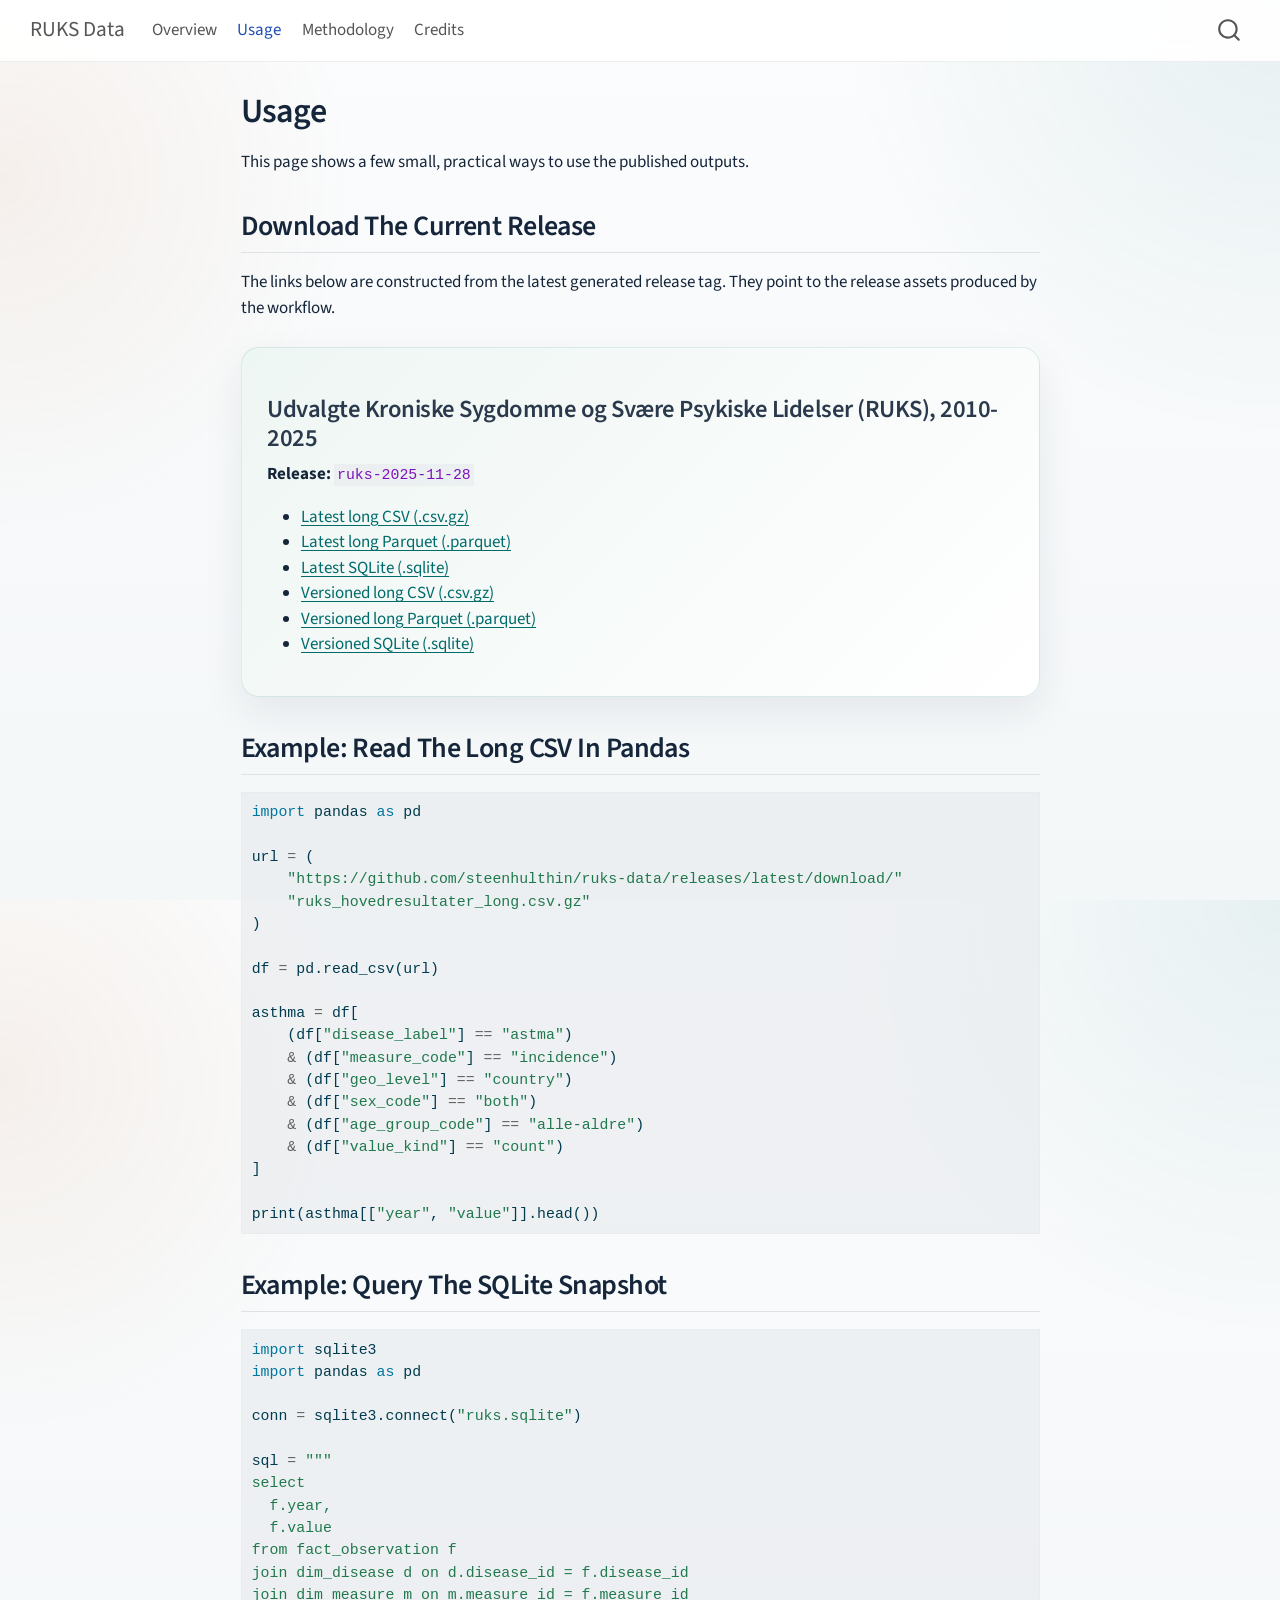
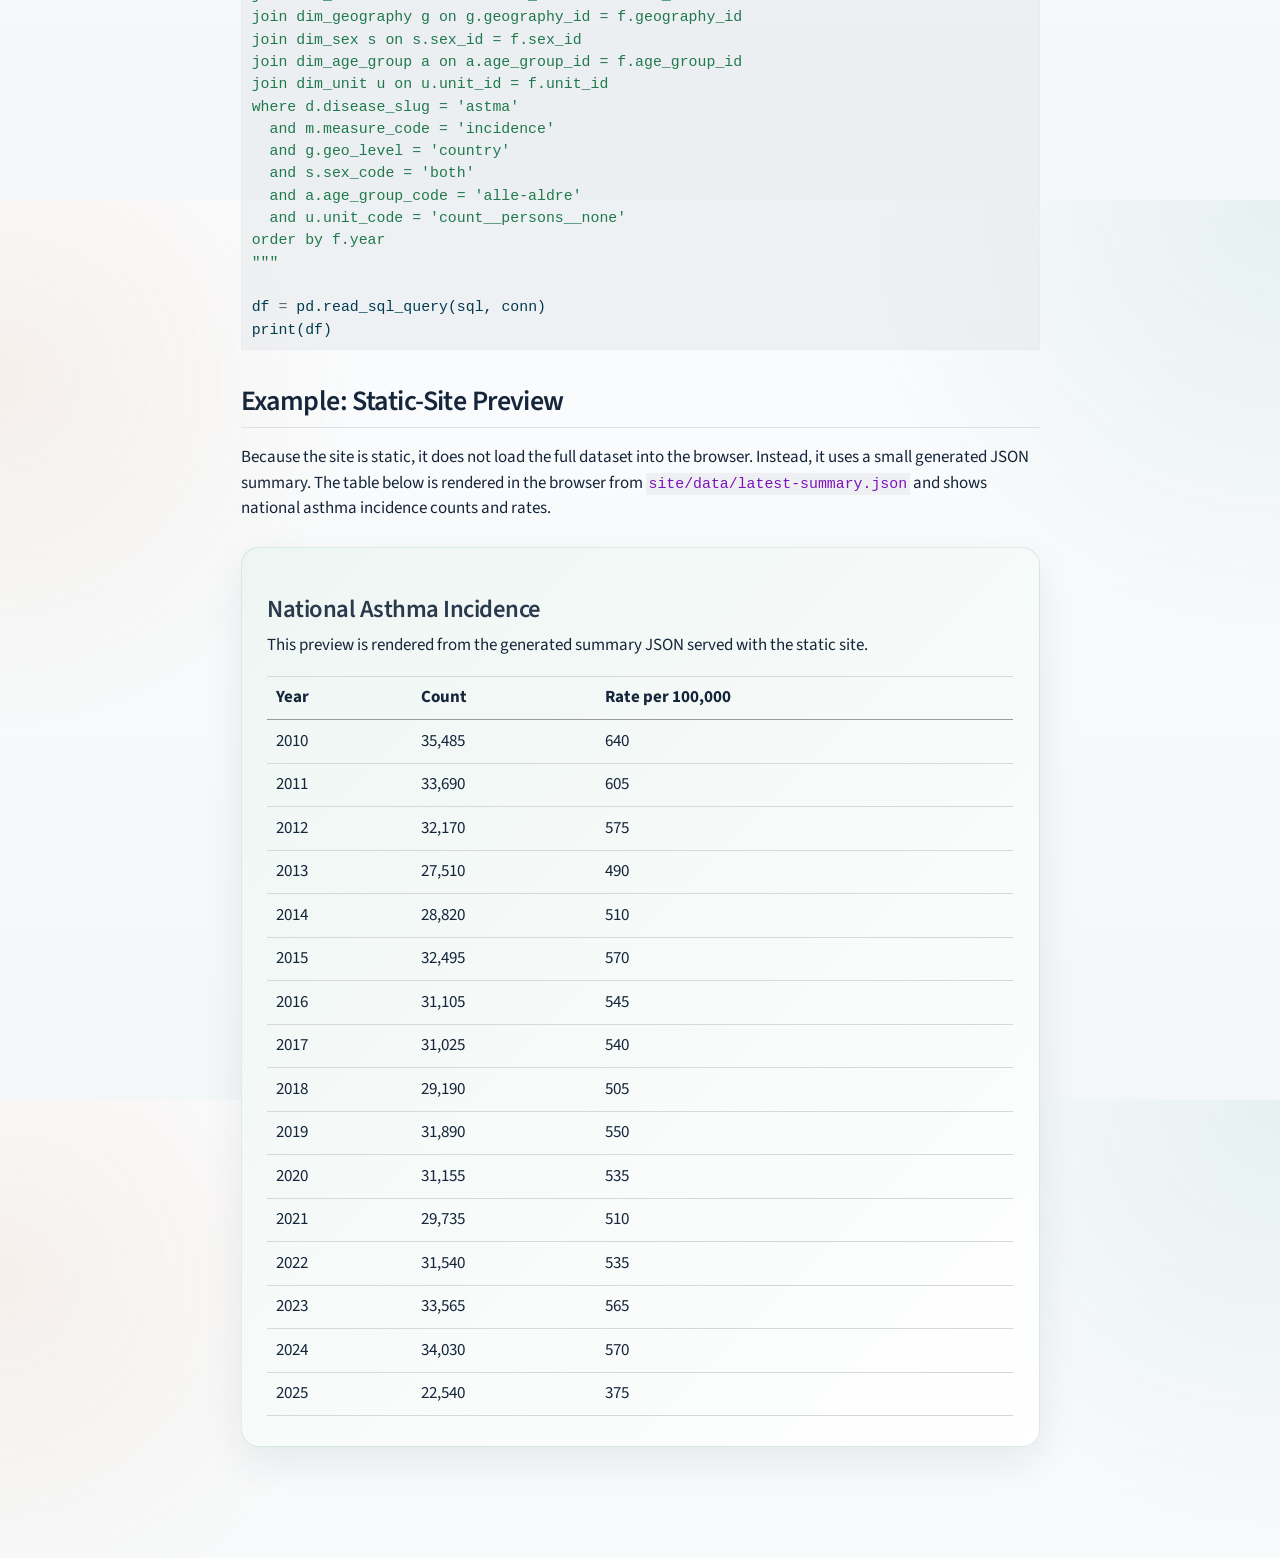
<file: docs/usage.html>
<!DOCTYPE html>
<html xmlns="http://www.w3.org/1999/xhtml" lang="en" xml:lang="en"><head>

<meta charset="utf-8">
<meta name="generator" content="quarto-1.9.37">

<meta name="viewport" content="width=device-width, initial-scale=1.0, user-scalable=yes">


<title>Usage – RUKS Data</title>
<style>
/* Default styles provided by pandoc.
** See https://pandoc.org/MANUAL.html#variables-for-html for config info.
*/
code{white-space: pre-wrap;}
span.smallcaps{font-variant: small-caps;}
div.columns{display: flex; gap: min(4vw, 1.5em);}
div.column{flex: auto; overflow-x: auto;}
div.hanging-indent{margin-left: 1.5em; text-indent: -1.5em;}
ul.task-list{list-style: none;}
ul.task-list li input[type="checkbox"] {
  width: 0.8em;
  margin: 0 0.8em 0.2em -1em; /* quarto-specific, see https://github.com/quarto-dev/quarto-cli/issues/4556 */ 
  vertical-align: middle;
}
/* CSS for syntax highlighting */
html { -webkit-text-size-adjust: 100%; }
pre > code.sourceCode { white-space: pre; position: relative; }
pre > code.sourceCode > span { display: inline-block; line-height: 1.25; }
pre > code.sourceCode > span:empty { height: 1.2em; }
.sourceCode { overflow: visible; }
code.sourceCode > span { color: inherit; text-decoration: inherit; }
div.sourceCode { margin: 1em 0; }
pre.sourceCode { margin: 0; }
@media screen {
div.sourceCode { overflow: auto; }
}
@media print {
pre > code.sourceCode { white-space: pre-wrap; }
pre > code.sourceCode > span { text-indent: -5em; padding-left: 5em; }
}
pre.numberSource code
  { counter-reset: source-line 0; }
pre.numberSource code > span
  { position: relative; left: -4em; counter-increment: source-line; }
pre.numberSource code > span > a:first-child::before
  { content: counter(source-line);
    position: relative; left: -1em; text-align: right; vertical-align: baseline;
    border: none; display: inline-block;
    -webkit-touch-callout: none; -webkit-user-select: none;
    -khtml-user-select: none; -moz-user-select: none;
    -ms-user-select: none; user-select: none;
    padding: 0 4px; width: 4em;
  }
pre.numberSource { margin-left: 3em;  padding-left: 4px; }
div.sourceCode
  {   }
@media screen {
pre > code.sourceCode > span > a:first-child::before { text-decoration: underline; }
}
</style>


<script src="site_libs/quarto-nav/quarto-nav.js"></script>
<script src="site_libs/quarto-nav/headroom.min.js"></script>
<script src="site_libs/clipboard/clipboard.min.js"></script>
<script src="site_libs/quarto-search/autocomplete.umd.js"></script>
<script src="site_libs/quarto-search/fuse.min.js"></script>
<script src="site_libs/quarto-search/quarto-search.js"></script>
<meta name="quarto:offset" content="./">
<script src="site_libs/quarto-html/quarto.js" type="module"></script>
<script src="site_libs/quarto-html/tabsets/tabsets.js" type="module"></script>
<script src="site_libs/quarto-html/popper.min.js"></script>
<script src="site_libs/quarto-html/tippy.umd.min.js"></script>
<script src="site_libs/quarto-html/anchor.min.js"></script>
<link href="site_libs/quarto-html/tippy.css" rel="stylesheet">
<link href="site_libs/quarto-html/quarto-syntax-highlighting-7f8f88aac4f3542376d5c11b86a4c14d.css" rel="stylesheet" id="quarto-text-highlighting-styles">
<script src="site_libs/bootstrap/bootstrap.min.js"></script>
<link href="site_libs/bootstrap/bootstrap-icons.css" rel="stylesheet">
<link href="site_libs/bootstrap/bootstrap-4897d45d2f75ed4f519693be625836c5.min.css" rel="stylesheet" append-hash="true" id="quarto-bootstrap" data-mode="light">
<script id="quarto-search-options" type="application/json">{
  "location": "navbar",
  "copy-button": false,
  "collapse-after": 3,
  "panel-placement": "end",
  "type": "overlay",
  "limit": 50,
  "keyboard-shortcut": [
    "f",
    "/",
    "s"
  ],
  "show-item-context": false,
  "language": {
    "search-no-results-text": "No results",
    "search-matching-documents-text": "matching documents",
    "search-copy-link-title": "Copy link to search",
    "search-hide-matches-text": "Hide additional matches",
    "search-more-match-text": "more match in this document",
    "search-more-matches-text": "more matches in this document",
    "search-clear-button-title": "Clear",
    "search-text-placeholder": "",
    "search-detached-cancel-button-title": "Cancel",
    "search-submit-button-title": "Submit",
    "search-label": "Search"
  }
}</script>


<link rel="stylesheet" href="styles.css">
</head>

<body class="nav-fixed fullcontent quarto-light">

<div id="quarto-search-results"></div>
  <header id="quarto-header" class="headroom fixed-top">
    <nav class="navbar navbar-expand-lg " data-bs-theme="dark">
      <div class="navbar-container container-fluid">
      <div class="navbar-brand-container mx-auto">
    <a class="navbar-brand" href="./index.html">
    <span class="navbar-title">RUKS Data</span>
    </a>
  </div>
            <div id="quarto-search" class="" title="Search"></div>
          <button class="navbar-toggler" type="button" data-bs-toggle="collapse" data-bs-target="#navbarCollapse" aria-controls="navbarCollapse" role="menu" aria-expanded="false" aria-label="Toggle navigation" onclick="if (window.quartoToggleHeadroom) { window.quartoToggleHeadroom(); }">
  <span class="navbar-toggler-icon"></span>
</button>
          <div class="collapse navbar-collapse" id="navbarCollapse">
            <ul class="navbar-nav navbar-nav-scroll me-auto">
  <li class="nav-item">
    <a class="nav-link" href="./index.html"> 
<span class="menu-text">Overview</span></a>
  </li>  
  <li class="nav-item">
    <a class="nav-link active" href="./usage.html" aria-current="page"> 
<span class="menu-text">Usage</span></a>
  </li>  
  <li class="nav-item">
    <a class="nav-link" href="./methodology.html"> 
<span class="menu-text">Methodology</span></a>
  </li>  
  <li class="nav-item">
    <a class="nav-link" href="./credits.html"> 
<span class="menu-text">Credits</span></a>
  </li>  
</ul>
          </div> <!-- /navcollapse -->
            <div class="quarto-navbar-tools">
</div>
      </div> <!-- /container-fluid -->
    </nav>
</header>
<!-- content -->
<div id="quarto-content" class="quarto-container page-columns page-rows-contents page-layout-article page-navbar">
<!-- sidebar -->
<!-- margin-sidebar -->
    
<!-- main -->
<main class="content" id="quarto-document-content">

<header id="title-block-header" class="quarto-title-block default">
<div class="quarto-title">
<h1 class="title">Usage</h1>
</div>



<div class="quarto-title-meta">

    
  
    
  </div>
  


</header>


<p>This page shows a few small, practical ways to use the published outputs.</p>
<section id="download-the-current-release" class="level2">
<h2 class="anchored" data-anchor-id="download-the-current-release">Download The Current Release</h2>
<p>The links below are constructed from the latest generated release tag. They point to the release assets produced by the workflow.</p>
<div id="download-links" class="summary-card">
<p>
Latest release links will appear here after the page loads.
</p>
</div>
</section>
<section id="example-read-the-long-csv-in-pandas" class="level2">
<h2 class="anchored" data-anchor-id="example-read-the-long-csv-in-pandas">Example: Read The Long CSV In Pandas</h2>
<div class="code-copy-outer-scaffold"><div class="sourceCode" id="cb1"><pre class="sourceCode python code-with-copy"><code class="sourceCode python"><span id="cb1-1"><a href="#cb1-1" aria-hidden="true" tabindex="-1"></a><span class="im">import</span> pandas <span class="im">as</span> pd</span>
<span id="cb1-2"><a href="#cb1-2" aria-hidden="true" tabindex="-1"></a></span>
<span id="cb1-3"><a href="#cb1-3" aria-hidden="true" tabindex="-1"></a>url <span class="op">=</span> (</span>
<span id="cb1-4"><a href="#cb1-4" aria-hidden="true" tabindex="-1"></a>    <span class="st">"https://github.com/steenhulthin/ruks-data/releases/latest/download/"</span></span>
<span id="cb1-5"><a href="#cb1-5" aria-hidden="true" tabindex="-1"></a>    <span class="st">"ruks_hovedresultater_long.csv.gz"</span></span>
<span id="cb1-6"><a href="#cb1-6" aria-hidden="true" tabindex="-1"></a>)</span>
<span id="cb1-7"><a href="#cb1-7" aria-hidden="true" tabindex="-1"></a></span>
<span id="cb1-8"><a href="#cb1-8" aria-hidden="true" tabindex="-1"></a>df <span class="op">=</span> pd.read_csv(url)</span>
<span id="cb1-9"><a href="#cb1-9" aria-hidden="true" tabindex="-1"></a></span>
<span id="cb1-10"><a href="#cb1-10" aria-hidden="true" tabindex="-1"></a>asthma <span class="op">=</span> df[</span>
<span id="cb1-11"><a href="#cb1-11" aria-hidden="true" tabindex="-1"></a>    (df[<span class="st">"disease_label"</span>] <span class="op">==</span> <span class="st">"astma"</span>)</span>
<span id="cb1-12"><a href="#cb1-12" aria-hidden="true" tabindex="-1"></a>    <span class="op">&amp;</span> (df[<span class="st">"measure_code"</span>] <span class="op">==</span> <span class="st">"incidence"</span>)</span>
<span id="cb1-13"><a href="#cb1-13" aria-hidden="true" tabindex="-1"></a>    <span class="op">&amp;</span> (df[<span class="st">"geo_level"</span>] <span class="op">==</span> <span class="st">"country"</span>)</span>
<span id="cb1-14"><a href="#cb1-14" aria-hidden="true" tabindex="-1"></a>    <span class="op">&amp;</span> (df[<span class="st">"sex_code"</span>] <span class="op">==</span> <span class="st">"both"</span>)</span>
<span id="cb1-15"><a href="#cb1-15" aria-hidden="true" tabindex="-1"></a>    <span class="op">&amp;</span> (df[<span class="st">"age_group_code"</span>] <span class="op">==</span> <span class="st">"alle-aldre"</span>)</span>
<span id="cb1-16"><a href="#cb1-16" aria-hidden="true" tabindex="-1"></a>    <span class="op">&amp;</span> (df[<span class="st">"value_kind"</span>] <span class="op">==</span> <span class="st">"count"</span>)</span>
<span id="cb1-17"><a href="#cb1-17" aria-hidden="true" tabindex="-1"></a>]</span>
<span id="cb1-18"><a href="#cb1-18" aria-hidden="true" tabindex="-1"></a></span>
<span id="cb1-19"><a href="#cb1-19" aria-hidden="true" tabindex="-1"></a><span class="bu">print</span>(asthma[[<span class="st">"year"</span>, <span class="st">"value"</span>]].head())</span></code></pre></div><button title="Copy to Clipboard" class="code-copy-button"><i class="bi"></i></button></div>
</section>
<section id="example-query-the-sqlite-snapshot" class="level2">
<h2 class="anchored" data-anchor-id="example-query-the-sqlite-snapshot">Example: Query The SQLite Snapshot</h2>
<div class="code-copy-outer-scaffold"><div class="sourceCode" id="cb2"><pre class="sourceCode python code-with-copy"><code class="sourceCode python"><span id="cb2-1"><a href="#cb2-1" aria-hidden="true" tabindex="-1"></a><span class="im">import</span> sqlite3</span>
<span id="cb2-2"><a href="#cb2-2" aria-hidden="true" tabindex="-1"></a><span class="im">import</span> pandas <span class="im">as</span> pd</span>
<span id="cb2-3"><a href="#cb2-3" aria-hidden="true" tabindex="-1"></a></span>
<span id="cb2-4"><a href="#cb2-4" aria-hidden="true" tabindex="-1"></a>conn <span class="op">=</span> sqlite3.<span class="ex">connect</span>(<span class="st">"ruks.sqlite"</span>)</span>
<span id="cb2-5"><a href="#cb2-5" aria-hidden="true" tabindex="-1"></a></span>
<span id="cb2-6"><a href="#cb2-6" aria-hidden="true" tabindex="-1"></a>sql <span class="op">=</span> <span class="st">"""</span></span>
<span id="cb2-7"><a href="#cb2-7" aria-hidden="true" tabindex="-1"></a><span class="st">select</span></span>
<span id="cb2-8"><a href="#cb2-8" aria-hidden="true" tabindex="-1"></a><span class="st">  f.year,</span></span>
<span id="cb2-9"><a href="#cb2-9" aria-hidden="true" tabindex="-1"></a><span class="st">  f.value</span></span>
<span id="cb2-10"><a href="#cb2-10" aria-hidden="true" tabindex="-1"></a><span class="st">from fact_observation f</span></span>
<span id="cb2-11"><a href="#cb2-11" aria-hidden="true" tabindex="-1"></a><span class="st">join dim_disease d on d.disease_id = f.disease_id</span></span>
<span id="cb2-12"><a href="#cb2-12" aria-hidden="true" tabindex="-1"></a><span class="st">join dim_measure m on m.measure_id = f.measure_id</span></span>
<span id="cb2-13"><a href="#cb2-13" aria-hidden="true" tabindex="-1"></a><span class="st">join dim_geography g on g.geography_id = f.geography_id</span></span>
<span id="cb2-14"><a href="#cb2-14" aria-hidden="true" tabindex="-1"></a><span class="st">join dim_sex s on s.sex_id = f.sex_id</span></span>
<span id="cb2-15"><a href="#cb2-15" aria-hidden="true" tabindex="-1"></a><span class="st">join dim_age_group a on a.age_group_id = f.age_group_id</span></span>
<span id="cb2-16"><a href="#cb2-16" aria-hidden="true" tabindex="-1"></a><span class="st">join dim_unit u on u.unit_id = f.unit_id</span></span>
<span id="cb2-17"><a href="#cb2-17" aria-hidden="true" tabindex="-1"></a><span class="st">where d.disease_slug = 'astma'</span></span>
<span id="cb2-18"><a href="#cb2-18" aria-hidden="true" tabindex="-1"></a><span class="st">  and m.measure_code = 'incidence'</span></span>
<span id="cb2-19"><a href="#cb2-19" aria-hidden="true" tabindex="-1"></a><span class="st">  and g.geo_level = 'country'</span></span>
<span id="cb2-20"><a href="#cb2-20" aria-hidden="true" tabindex="-1"></a><span class="st">  and s.sex_code = 'both'</span></span>
<span id="cb2-21"><a href="#cb2-21" aria-hidden="true" tabindex="-1"></a><span class="st">  and a.age_group_code = 'alle-aldre'</span></span>
<span id="cb2-22"><a href="#cb2-22" aria-hidden="true" tabindex="-1"></a><span class="st">  and u.unit_code = 'count__persons__none'</span></span>
<span id="cb2-23"><a href="#cb2-23" aria-hidden="true" tabindex="-1"></a><span class="st">order by f.year</span></span>
<span id="cb2-24"><a href="#cb2-24" aria-hidden="true" tabindex="-1"></a><span class="st">"""</span></span>
<span id="cb2-25"><a href="#cb2-25" aria-hidden="true" tabindex="-1"></a></span>
<span id="cb2-26"><a href="#cb2-26" aria-hidden="true" tabindex="-1"></a>df <span class="op">=</span> pd.read_sql_query(sql, conn)</span>
<span id="cb2-27"><a href="#cb2-27" aria-hidden="true" tabindex="-1"></a><span class="bu">print</span>(df)</span></code></pre></div><button title="Copy to Clipboard" class="code-copy-button"><i class="bi"></i></button></div>
</section>
<section id="example-static-site-preview" class="level2">
<h2 class="anchored" data-anchor-id="example-static-site-preview">Example: Static-Site Preview</h2>
<p>Because the site is static, it does not load the full dataset into the browser. Instead, it uses a small generated JSON summary. The table below is rendered in the browser from <code>site/data/latest-summary.json</code> and shows national asthma incidence counts and rates.</p>
<div id="series-preview" class="summary-card">
<p>
Example series preview will appear here after the page loads.
</p>
</div>
<script>
function buildAssetLinks(data) {
  const latestBase = "https://github.com/steenhulthin/ruks-data/releases/latest/download";
  const versionedBase = `https://github.com/steenhulthin/ruks-data/releases/download/${data.release_tag}`;
  const datePart = data.release_tag.replace("ruks-", "");
  return [
    {
      label: "Latest long CSV (.csv.gz)",
      url: `${latestBase}/ruks_hovedresultater_long.csv.gz`,
    },
    {
      label: "Latest long Parquet (.parquet)",
      url: `${latestBase}/ruks_hovedresultater_long.parquet`,
    },
    {
      label: "Latest SQLite (.sqlite)",
      url: `${latestBase}/ruks.sqlite`,
    },
    {
      label: "Versioned long CSV (.csv.gz)",
      url: `${versionedBase}/ruks_hovedresultater_long-${datePart}.csv.gz`,
    },
    {
      label: "Versioned long Parquet (.parquet)",
      url: `${versionedBase}/ruks_hovedresultater_long-${datePart}.parquet`,
    },
    {
      label: "Versioned SQLite (.sqlite)",
      url: `${versionedBase}/ruks-${datePart}.sqlite`,
    },
  ];
}

function renderDownloads(data) {
  const target = document.getElementById("download-links");
  const links = buildAssetLinks(data)
    .map((file) => `<li><a href="${file.url}">${file.label}</a></li>`)
    .join("");

  target.innerHTML = `
    <h3>${data.workbook_title}</h3>
    <p><strong>Release:</strong> <code>${data.release_tag}</code></p>
    <ul>${links}</ul>
  `;
}

function renderSeriesPreview(data) {
  const target = document.getElementById("series-preview");
  const countSeries = data.series.find(
    (series) =>
      series.disease === "astma" &&
      series.measure_code === "incidence" &&
      series.value_kind === "count"
  );
  const rateSeries = data.series.find(
    (series) =>
      series.disease === "astma" &&
      series.measure_code === "incidence" &&
      series.value_kind === "rate"
  );

  if (!countSeries || !rateSeries) {
    target.innerHTML = "<p>Expected asthma incidence preview series were not found.</p>";
    return;
  }

  const rows = countSeries.values.map((point, index) => {
    const rate = rateSeries.values[index];
    return `
      <tr>
        <td>${point.year}</td>
        <td>${point.value.toLocaleString()}</td>
        <td>${rate ? rate.value.toLocaleString() : ""}</td>
      </tr>
    `;
  }).join("");

  target.innerHTML = `
    <h3>National Asthma Incidence</h3>
    <p>This preview is rendered from the generated summary JSON served with the static site.</p>
    <table class="table">
      <thead>
        <tr>
          <th>Year</th>
          <th>Count</th>
          <th>Rate per 100,000</th>
        </tr>
      </thead>
      <tbody>${rows}</tbody>
    </table>
  `;
}

async function initUsagePage() {
  const response = await fetch("site/data/latest-summary.json");
  const data = await response.json();
  renderDownloads(data);
  renderSeriesPreview(data);
}

initUsagePage().catch(() => {
  document.getElementById("download-links").innerHTML =
    "<p>Latest release links are not available yet.</p>";
  document.getElementById("series-preview").innerHTML =
    "<p>Example series preview is not available yet.</p>";
});
</script>


</section>

</main> <!-- /main -->
<script id="quarto-html-after-body" type="application/javascript">
  window.document.addEventListener("DOMContentLoaded", function (event) {
    const icon = "";
    const anchorJS = new window.AnchorJS();
    anchorJS.options = {
      placement: 'right',
      icon: icon
    };
    anchorJS.add('.anchored');
    const isCodeAnnotation = (el) => {
      for (const clz of el.classList) {
        if (clz.startsWith('code-annotation-')) {                     
          return true;
        }
      }
      return false;
    }
    const onCopySuccess = function(e) {
      // button target
      const button = e.trigger;
      // don't keep focus
      button.blur();
      // flash "checked"
      button.classList.add('code-copy-button-checked');
      var currentTitle = button.getAttribute("title");
      button.setAttribute("title", "Copied!");
      let tooltip;
      if (window.bootstrap) {
        button.setAttribute("data-bs-toggle", "tooltip");
        button.setAttribute("data-bs-placement", "left");
        button.setAttribute("data-bs-title", "Copied!");
        tooltip = new bootstrap.Tooltip(button, 
          { trigger: "manual", 
            customClass: "code-copy-button-tooltip",
            offset: [0, -8]});
        tooltip.show();    
      }
      setTimeout(function() {
        if (tooltip) {
          tooltip.hide();
          button.removeAttribute("data-bs-title");
          button.removeAttribute("data-bs-toggle");
          button.removeAttribute("data-bs-placement");
        }
        button.setAttribute("title", currentTitle);
        button.classList.remove('code-copy-button-checked');
      }, 1000);
      // clear code selection
      e.clearSelection();
    }
    const getTextToCopy = function(trigger) {
      const outerScaffold = trigger.parentElement.cloneNode(true);
      const codeEl = outerScaffold.querySelector('code');
      for (const childEl of codeEl.children) {
        if (isCodeAnnotation(childEl)) {
          childEl.remove();
        }
      }
      return codeEl.innerText;
    }
    const clipboard = new window.ClipboardJS('.code-copy-button:not([data-in-quarto-modal])', {
      text: getTextToCopy
    });
    clipboard.on('success', onCopySuccess);
    if (window.document.getElementById('quarto-embedded-source-code-modal')) {
      const clipboardModal = new window.ClipboardJS('.code-copy-button[data-in-quarto-modal]', {
        text: getTextToCopy,
        container: window.document.getElementById('quarto-embedded-source-code-modal')
      });
      clipboardModal.on('success', onCopySuccess);
    }
      var localhostRegex = new RegExp(/^(?:http|https):\/\/localhost\:?[0-9]*\//);
      var mailtoRegex = new RegExp(/^mailto:/);
        var filterRegex = new RegExp('/' + window.location.host + '/');
      var isInternal = (href) => {
          return filterRegex.test(href) || localhostRegex.test(href) || mailtoRegex.test(href);
      }
      // Inspect non-navigation links and adorn them if external
     var links = window.document.querySelectorAll('a[href]:not(.nav-link):not(.navbar-brand):not(.toc-action):not(.sidebar-link):not(.sidebar-item-toggle):not(.pagination-link):not(.no-external):not([aria-hidden]):not(.dropdown-item):not(.quarto-navigation-tool):not(.about-link)');
      for (var i=0; i<links.length; i++) {
        const link = links[i];
        if (!isInternal(link.href)) {
          // undo the damage that might have been done by quarto-nav.js in the case of
          // links that we want to consider external
          if (link.dataset.originalHref !== undefined) {
            link.href = link.dataset.originalHref;
          }
        }
      }
    function tippyHover(el, contentFn, onTriggerFn, onUntriggerFn) {
      const config = {
        allowHTML: true,
        maxWidth: 500,
        delay: 100,
        arrow: false,
        appendTo: function(el) {
            return el.parentElement;
        },
        interactive: true,
        interactiveBorder: 10,
        theme: 'quarto',
        placement: 'bottom-start',
      };
      if (contentFn) {
        config.content = contentFn;
      }
      if (onTriggerFn) {
        config.onTrigger = onTriggerFn;
      }
      if (onUntriggerFn) {
        config.onUntrigger = onUntriggerFn;
      }
      window.tippy(el, config); 
    }
    const noterefs = window.document.querySelectorAll('a[role="doc-noteref"]');
    for (var i=0; i<noterefs.length; i++) {
      const ref = noterefs[i];
      tippyHover(ref, function() {
        // use id or data attribute instead here
        let href = ref.getAttribute('data-footnote-href') || ref.getAttribute('href');
        try { href = new URL(href).hash; } catch {}
        const id = href.replace(/^#\/?/, "");
        const note = window.document.getElementById(id);
        if (note) {
          return note.innerHTML;
        } else {
          return "";
        }
      });
    }
    const xrefs = window.document.querySelectorAll('a.quarto-xref');
    const processXRef = (id, note) => {
      // Strip column container classes
      const stripColumnClz = (el) => {
        el.classList.remove("page-full", "page-columns");
        if (el.children) {
          for (const child of el.children) {
            stripColumnClz(child);
          }
        }
      }
      stripColumnClz(note)
      if (id === null || id.startsWith('sec-')) {
        // Special case sections, only their first couple elements
        const container = document.createElement("div");
        if (note.children && note.children.length > 2) {
          container.appendChild(note.children[0].cloneNode(true));
          for (let i = 1; i < note.children.length; i++) {
            const child = note.children[i];
            if (child.tagName === "P" && child.innerText === "") {
              continue;
            } else {
              container.appendChild(child.cloneNode(true));
              break;
            }
          }
          if (window.Quarto?.typesetMath) {
            window.Quarto.typesetMath(container);
          }
          return container.innerHTML
        } else {
          if (window.Quarto?.typesetMath) {
            window.Quarto.typesetMath(note);
          }
          return note.innerHTML;
        }
      } else {
        // Remove any anchor links if they are present
        const anchorLink = note.querySelector('a.anchorjs-link');
        if (anchorLink) {
          anchorLink.remove();
        }
        if (window.Quarto?.typesetMath) {
          window.Quarto.typesetMath(note);
        }
        if (note.classList.contains("callout")) {
          return note.outerHTML;
        } else {
          return note.innerHTML;
        }
      }
    }
    for (var i=0; i<xrefs.length; i++) {
      const xref = xrefs[i];
      tippyHover(xref, undefined, function(instance) {
        instance.disable();
        let url = xref.getAttribute('href');
        let hash = undefined; 
        if (url.startsWith('#')) {
          hash = url;
        } else {
          try { hash = new URL(url).hash; } catch {}
        }
        if (hash) {
          const id = hash.replace(/^#\/?/, "");
          const note = window.document.getElementById(id);
          if (note !== null) {
            try {
              const html = processXRef(id, note.cloneNode(true));
              instance.setContent(html);
            } finally {
              instance.enable();
              instance.show();
            }
          } else {
            // See if we can fetch this
            fetch(url.split('#')[0])
            .then(res => res.text())
            .then(html => {
              const parser = new DOMParser();
              const htmlDoc = parser.parseFromString(html, "text/html");
              const note = htmlDoc.getElementById(id);
              if (note !== null) {
                const html = processXRef(id, note);
                instance.setContent(html);
              } 
            }).finally(() => {
              instance.enable();
              instance.show();
            });
          }
        } else {
          // See if we can fetch a full url (with no hash to target)
          // This is a special case and we should probably do some content thinning / targeting
          fetch(url)
          .then(res => res.text())
          .then(html => {
            const parser = new DOMParser();
            const htmlDoc = parser.parseFromString(html, "text/html");
            const note = htmlDoc.querySelector('main.content');
            if (note !== null) {
              // This should only happen for chapter cross references
              // (since there is no id in the URL)
              // remove the first header
              if (note.children.length > 0 && note.children[0].tagName === "HEADER") {
                note.children[0].remove();
              }
              const html = processXRef(null, note);
              instance.setContent(html);
            } 
          }).finally(() => {
            instance.enable();
            instance.show();
          });
        }
      }, function(instance) {
      });
    }
        let selectedAnnoteEl;
        const selectorForAnnotation = ( cell, annotation) => {
          let cellAttr = 'data-code-cell="' + cell + '"';
          let lineAttr = 'data-code-annotation="' +  annotation + '"';
          const selector = 'span[' + cellAttr + '][' + lineAttr + ']';
          return selector;
        }
        const selectCodeLines = (annoteEl) => {
          const doc = window.document;
          const targetCell = annoteEl.getAttribute("data-target-cell");
          const targetAnnotation = annoteEl.getAttribute("data-target-annotation");
          const annoteSpan = window.document.querySelector(selectorForAnnotation(targetCell, targetAnnotation));
          const lines = annoteSpan.getAttribute("data-code-lines").split(",");
          const lineIds = lines.map((line) => {
            return targetCell + "-" + line;
          })
          let top = null;
          let height = null;
          let parent = null;
          if (lineIds.length > 0) {
              //compute the position of the single el (top and bottom and make a div)
              const el = window.document.getElementById(lineIds[0]);
              top = el.offsetTop;
              height = el.offsetHeight;
              parent = el.parentElement.parentElement;
            if (lineIds.length > 1) {
              const lastEl = window.document.getElementById(lineIds[lineIds.length - 1]);
              const bottom = lastEl.offsetTop + lastEl.offsetHeight;
              height = bottom - top;
            }
            if (top !== null && height !== null && parent !== null) {
              // cook up a div (if necessary) and position it 
              let div = window.document.getElementById("code-annotation-line-highlight");
              if (div === null) {
                div = window.document.createElement("div");
                div.setAttribute("id", "code-annotation-line-highlight");
                div.style.position = 'absolute';
                parent.appendChild(div);
              }
              div.style.top = top - 2 + "px";
              div.style.height = height + 4 + "px";
              div.style.left = 0;
              let gutterDiv = window.document.getElementById("code-annotation-line-highlight-gutter");
              if (gutterDiv === null) {
                gutterDiv = window.document.createElement("div");
                gutterDiv.setAttribute("id", "code-annotation-line-highlight-gutter");
                gutterDiv.style.position = 'absolute';
                const codeCell = window.document.getElementById(targetCell);
                const gutter = codeCell.querySelector('.code-annotation-gutter');
                gutter.appendChild(gutterDiv);
              }
              gutterDiv.style.top = top - 2 + "px";
              gutterDiv.style.height = height + 4 + "px";
            }
            selectedAnnoteEl = annoteEl;
          }
        };
        const unselectCodeLines = () => {
          const elementsIds = ["code-annotation-line-highlight", "code-annotation-line-highlight-gutter"];
          elementsIds.forEach((elId) => {
            const div = window.document.getElementById(elId);
            if (div) {
              div.remove();
            }
          });
          selectedAnnoteEl = undefined;
        };
          // Handle positioning of the toggle
      window.addEventListener(
        "resize",
        throttle(() => {
          elRect = undefined;
          if (selectedAnnoteEl) {
            selectCodeLines(selectedAnnoteEl);
          }
        }, 10)
      );
      function throttle(fn, ms) {
      let throttle = false;
      let timer;
        return (...args) => {
          if(!throttle) { // first call gets through
              fn.apply(this, args);
              throttle = true;
          } else { // all the others get throttled
              if(timer) clearTimeout(timer); // cancel #2
              timer = setTimeout(() => {
                fn.apply(this, args);
                timer = throttle = false;
              }, ms);
          }
        };
      }
        // Attach click handler to the DT
        const annoteDls = window.document.querySelectorAll('dt[data-target-cell]');
        for (const annoteDlNode of annoteDls) {
          annoteDlNode.addEventListener('click', (event) => {
            const clickedEl = event.target;
            if (clickedEl !== selectedAnnoteEl) {
              unselectCodeLines();
              const activeEl = window.document.querySelector('dt[data-target-cell].code-annotation-active');
              if (activeEl) {
                activeEl.classList.remove('code-annotation-active');
              }
              selectCodeLines(clickedEl);
              clickedEl.classList.add('code-annotation-active');
            } else {
              // Unselect the line
              unselectCodeLines();
              clickedEl.classList.remove('code-annotation-active');
            }
          });
        }
    const findCites = (el) => {
      const parentEl = el.parentElement;
      if (parentEl) {
        const cites = parentEl.dataset.cites;
        if (cites) {
          return {
            el,
            cites: cites.split(' ')
          };
        } else {
          return findCites(el.parentElement)
        }
      } else {
        return undefined;
      }
    };
    var bibliorefs = window.document.querySelectorAll('a[role="doc-biblioref"]');
    for (var i=0; i<bibliorefs.length; i++) {
      const ref = bibliorefs[i];
      const citeInfo = findCites(ref);
      if (citeInfo) {
        tippyHover(citeInfo.el, function() {
          var popup = window.document.createElement('div');
          citeInfo.cites.forEach(function(cite) {
            var citeDiv = window.document.createElement('div');
            citeDiv.classList.add('hanging-indent');
            citeDiv.classList.add('csl-entry');
            var biblioDiv = window.document.getElementById('ref-' + cite);
            if (biblioDiv) {
              citeDiv.innerHTML = biblioDiv.innerHTML;
            }
            popup.appendChild(citeDiv);
          });
          return popup.innerHTML;
        });
      }
    }
  });
  </script>
</div> <!-- /content -->




</body></html>
</file>
<file: docs/site_libs/quarto-html/tippy.css>
.tippy-box[data-animation=fade][data-state=hidden]{opacity:0}[data-tippy-root]{max-width:calc(100vw - 10px)}.tippy-box{position:relative;background-color:#333;color:#fff;border-radius:4px;font-size:14px;line-height:1.4;white-space:normal;outline:0;transition-property:transform,visibility,opacity}.tippy-box[data-placement^=top]>.tippy-arrow{bottom:0}.tippy-box[data-placement^=top]>.tippy-arrow:before{bottom:-7px;left:0;border-width:8px 8px 0;border-top-color:initial;transform-origin:center top}.tippy-box[data-placement^=bottom]>.tippy-arrow{top:0}.tippy-box[data-placement^=bottom]>.tippy-arrow:before{top:-7px;left:0;border-width:0 8px 8px;border-bottom-color:initial;transform-origin:center bottom}.tippy-box[data-placement^=left]>.tippy-arrow{right:0}.tippy-box[data-placement^=left]>.tippy-arrow:before{border-width:8px 0 8px 8px;border-left-color:initial;right:-7px;transform-origin:center left}.tippy-box[data-placement^=right]>.tippy-arrow{left:0}.tippy-box[data-placement^=right]>.tippy-arrow:before{left:-7px;border-width:8px 8px 8px 0;border-right-color:initial;transform-origin:center right}.tippy-box[data-inertia][data-state=visible]{transition-timing-function:cubic-bezier(.54,1.5,.38,1.11)}.tippy-arrow{width:16px;height:16px;color:#333}.tippy-arrow:before{content:"";position:absolute;border-color:transparent;border-style:solid}.tippy-content{position:relative;padding:5px 9px;z-index:1}
</file>
<file: docs/site_libs/quarto-html/quarto-syntax-highlighting-7f8f88aac4f3542376d5c11b86a4c14d.css>
/* quarto syntax highlight colors */
:root {
  --quarto-hl-ot-color: #003B4F;
  --quarto-hl-at-color: #657422;
  --quarto-hl-ss-color: #20794D;
  --quarto-hl-an-color: #5E5E5E;
  --quarto-hl-fu-color: #4758AB;
  --quarto-hl-st-color: #20794D;
  --quarto-hl-cf-color: #003B4F;
  --quarto-hl-op-color: #5E5E5E;
  --quarto-hl-er-color: #AD0000;
  --quarto-hl-bn-color: #AD0000;
  --quarto-hl-al-color: #AD0000;
  --quarto-hl-va-color: #111111;
  --quarto-hl-bu-color: inherit;
  --quarto-hl-ex-color: inherit;
  --quarto-hl-pp-color: #AD0000;
  --quarto-hl-in-color: #5E5E5E;
  --quarto-hl-vs-color: #20794D;
  --quarto-hl-wa-color: #5E5E5E;
  --quarto-hl-do-color: #5E5E5E;
  --quarto-hl-im-color: #00769E;
  --quarto-hl-ch-color: #20794D;
  --quarto-hl-dt-color: #AD0000;
  --quarto-hl-fl-color: #AD0000;
  --quarto-hl-co-color: #5E5E5E;
  --quarto-hl-cv-color: #5E5E5E;
  --quarto-hl-cn-color: #8f5902;
  --quarto-hl-sc-color: #5E5E5E;
  --quarto-hl-dv-color: #AD0000;
  --quarto-hl-kw-color: #003B4F;
}

/* other quarto variables */
:root {
  --quarto-font-monospace: SFMono-Regular, Menlo, Monaco, Consolas, "Liberation Mono", "Courier New", monospace;
}

/* syntax highlight based on Pandoc's rules */
pre > code.sourceCode > span {
  color: #003B4F;
}

code.sourceCode > span {
  color: #003B4F;
}

div.sourceCode,
div.sourceCode pre.sourceCode {
  color: #003B4F;
}

/* Normal */
code span {
  color: #003B4F;
}

/* Alert */
code span.al {
  color: #AD0000;
  font-style: inherit;
}

/* Annotation */
code span.an {
  color: #5E5E5E;
  font-style: inherit;
}

/* Attribute */
code span.at {
  color: #657422;
  font-style: inherit;
}

/* BaseN */
code span.bn {
  color: #AD0000;
  font-style: inherit;
}

/* BuiltIn */
code span.bu {
  font-style: inherit;
}

/* ControlFlow */
code span.cf {
  color: #003B4F;
  font-weight: bold;
  font-style: inherit;
}

/* Char */
code span.ch {
  color: #20794D;
  font-style: inherit;
}

/* Constant */
code span.cn {
  color: #8f5902;
  font-style: inherit;
}

/* Comment */
code span.co {
  color: #5E5E5E;
  font-style: inherit;
}

/* CommentVar */
code span.cv {
  color: #5E5E5E;
  font-style: italic;
}

/* Documentation */
code span.do {
  color: #5E5E5E;
  font-style: italic;
}

/* DataType */
code span.dt {
  color: #AD0000;
  font-style: inherit;
}

/* DecVal */
code span.dv {
  color: #AD0000;
  font-style: inherit;
}

/* Error */
code span.er {
  color: #AD0000;
  font-style: inherit;
}

/* Extension */
code span.ex {
  font-style: inherit;
}

/* Float */
code span.fl {
  color: #AD0000;
  font-style: inherit;
}

/* Function */
code span.fu {
  color: #4758AB;
  font-style: inherit;
}

/* Import */
code span.im {
  color: #00769E;
  font-style: inherit;
}

/* Information */
code span.in {
  color: #5E5E5E;
  font-style: inherit;
}

/* Keyword */
code span.kw {
  color: #003B4F;
  font-weight: bold;
  font-style: inherit;
}

/* Operator */
code span.op {
  color: #5E5E5E;
  font-style: inherit;
}

/* Other */
code span.ot {
  color: #003B4F;
  font-style: inherit;
}

/* Preprocessor */
code span.pp {
  color: #AD0000;
  font-style: inherit;
}

/* SpecialChar */
code span.sc {
  color: #5E5E5E;
  font-style: inherit;
}

/* SpecialString */
code span.ss {
  color: #20794D;
  font-style: inherit;
}

/* String */
code span.st {
  color: #20794D;
  font-style: inherit;
}

/* Variable */
code span.va {
  color: #111111;
  font-style: inherit;
}

/* VerbatimString */
code span.vs {
  color: #20794D;
  font-style: inherit;
}

/* Warning */
code span.wa {
  color: #5E5E5E;
  font-style: italic;
}

.prevent-inlining {
  content: "</";
}

/*# sourceMappingURL=789ad8cd35626ba772517505b42a116e.css.map */
</file>
<file: docs/styles.css>
:root {
  --ruks-ink: #15253a;
  --ruks-accent: #006b6b;
  --ruks-soft: #eef6f3;
  --ruks-warm: #f7efe5;
}

body {
  background:
    radial-gradient(circle at top right, rgba(0, 107, 107, 0.08), transparent 28%),
    radial-gradient(circle at left 20%, rgba(196, 108, 45, 0.08), transparent 24%),
    linear-gradient(180deg, #fbfcfd 0%, #f4f7f8 100%);
  color: var(--ruks-ink);
}

.navbar {
  background: rgba(255, 255, 255, 0.92);
  backdrop-filter: blur(10px);
  border-bottom: 1px solid rgba(21, 37, 58, 0.08);
}

.summary-card {
  margin: 1.5rem 0 2rem;
  padding: 1.25rem 1.5rem;
  border-radius: 18px;
  background: linear-gradient(135deg, var(--ruks-soft), white);
  border: 1px solid rgba(0, 107, 107, 0.12);
  box-shadow: 0 16px 40px rgba(21, 37, 58, 0.08);
}

h1, h2, h3 {
  letter-spacing: -0.02em;
}

a {
  color: var(--ruks-accent);
}
</file>
